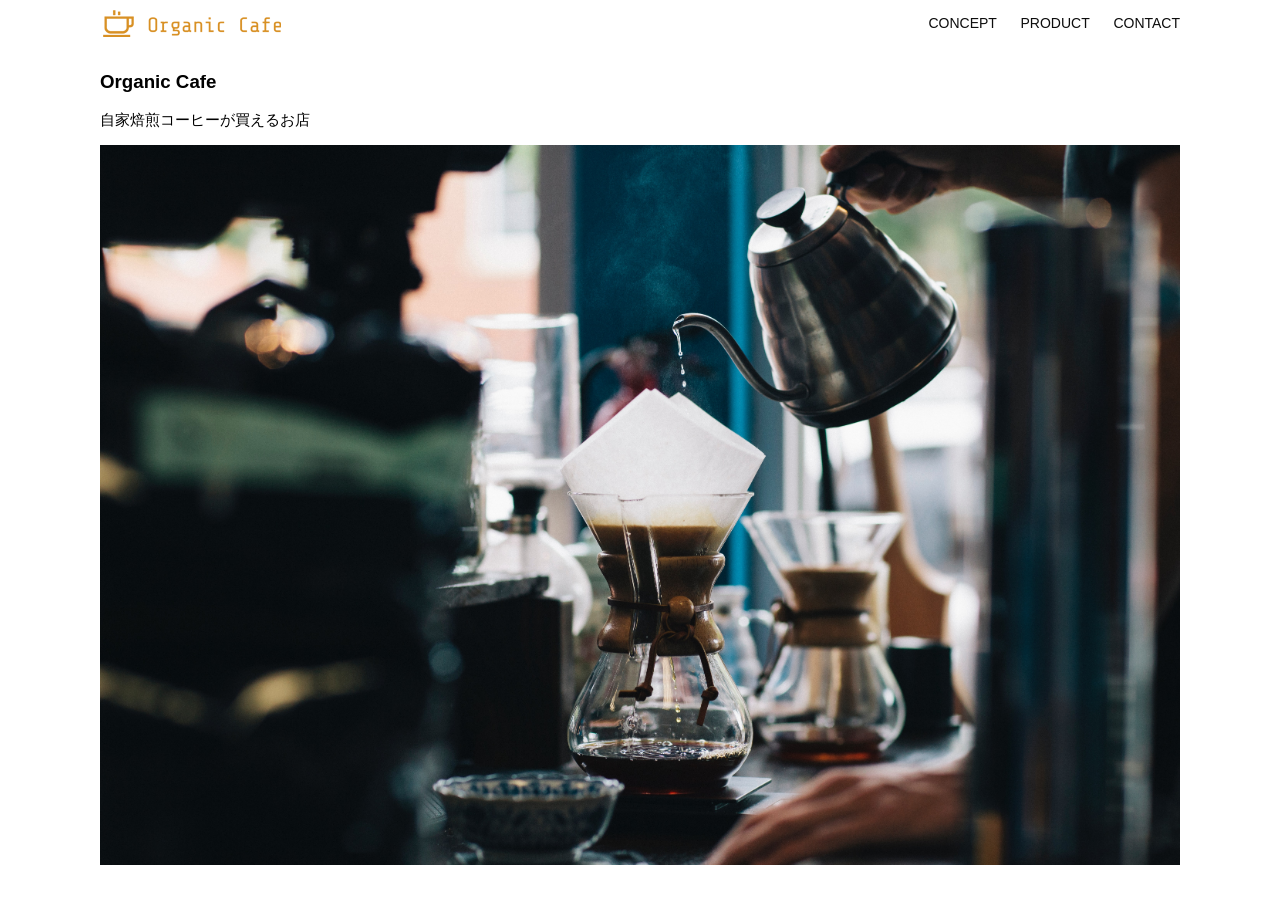
<file: kadai_013/index.html>
<!DOCTYPE html>
<html>
  <head>
    <title>Organic Cafe</title>
    <meta charset="UTF-8" />
    <meta name="description" content="自家焙煎のコーヒーがお家で楽しめるOrganic Cafe"/>
    <meta name="viewport" content="width=device-width, initial-scale=1.0" />
    <link rel="stylesheet" href="style.css" />
  </head>
  <body>
    <!-- ヘッダー -->
    <header>
      <!-- ロゴ -->
      <a href="index.html" id="logo"><img src="images/logo.png" alt="トップページに戻る"/></a>

      <!-- PC用ナビゲーション -->
      <nav id="nav-pc">
        <a href="index.html#concept">CONCEPT</a>
        <a href="index.html#product">PRODUCT</a>
        <a href="index.html#contact">CONTACT</a>
      </nav>

      <!-- スマートフォン向けハンバーガーメニュー-->
      <img id="menu-sp" src="images/button-menu.png" alt="ナビゲーションを開く" onclick="document.getElementById('nav-sp').style.display = 'block'">

      <!-- スマホ用ナビゲーション -->
      <nav id="nav-sp">
        <ul>
          <li>
            <img id="close" src="images/button-close.png" alt="ナビゲーションを閉じる" onclick="document.getElementById('nav-sp').style.display = 'none'">
          </li>
          <li>
            <a id="logo-sp" href="index.html" onclick="document.getElementById('nav-sp').style.display = 'none'">
              <img src="images/logo-sp.png" alt="トップページに戻る">
            </a>
          </li>
          <li>
            <a class="menu" href="index.html#concept" onclick="document.getElementById('nav-sp').style.display = 'none'">CONCEPT</a>
          </li>
          <li>
            <a class="menu" href="index.html#product" onclick="document.getElementById('nav-sp').style.display = 'none'">PRODUCT</a>
          </li>
          <li>
            <a class="menu" href="index.html#contact" onclick="document.getElementById('nav-sp').style.display = 'none'">CONTACT</a>
          </li>
        </ul>
      </nav>
    </header>

    <main>
      <article>
        <!-- メインビジュアル -->
        <section id="main-visual">
          <div id="main-message">
            <h1>Organic Cafe</h1>
            <p>自家焙煎コーヒーが買えるお店</p>
          </div>
          <img src="images/main-image.jpg" alt="コーヒーをハンドドリップで淹れる画像"/>
        </section>
      </article>
    </main>
  </body>
</html>
</file>
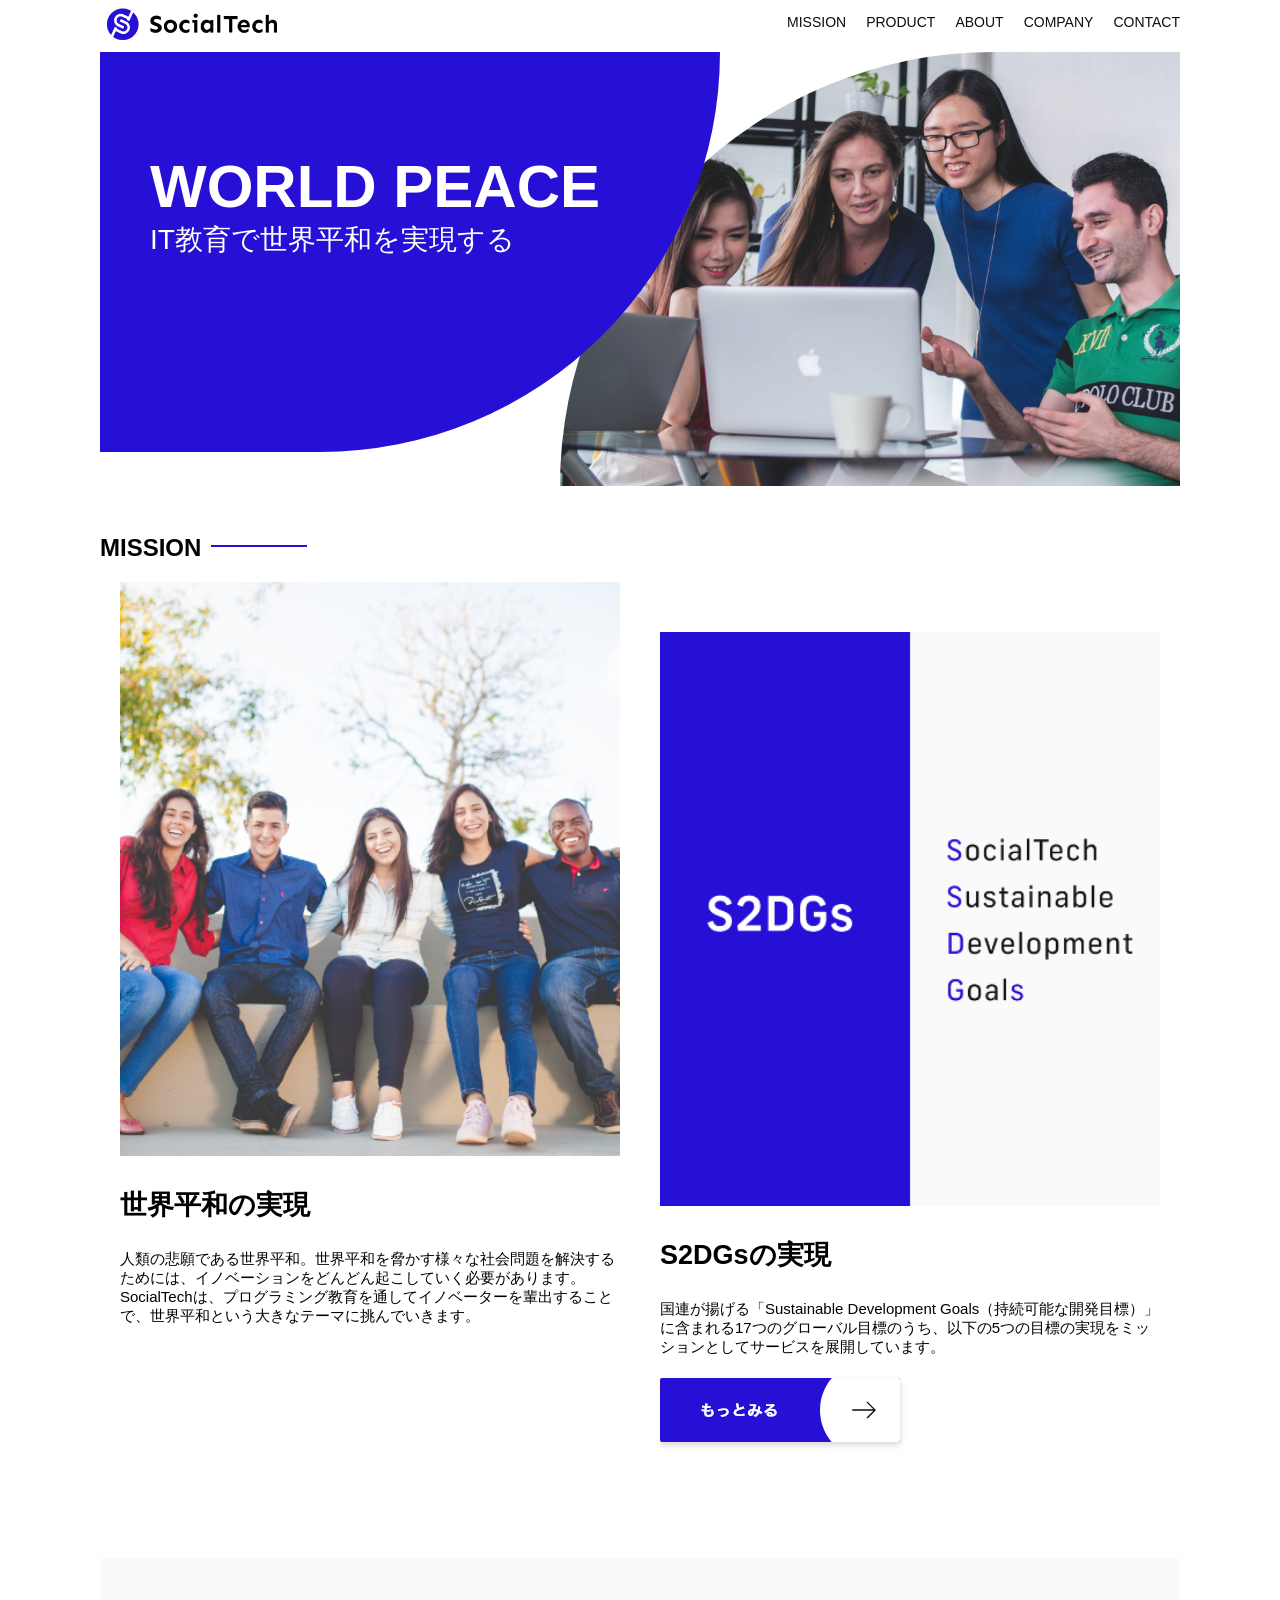
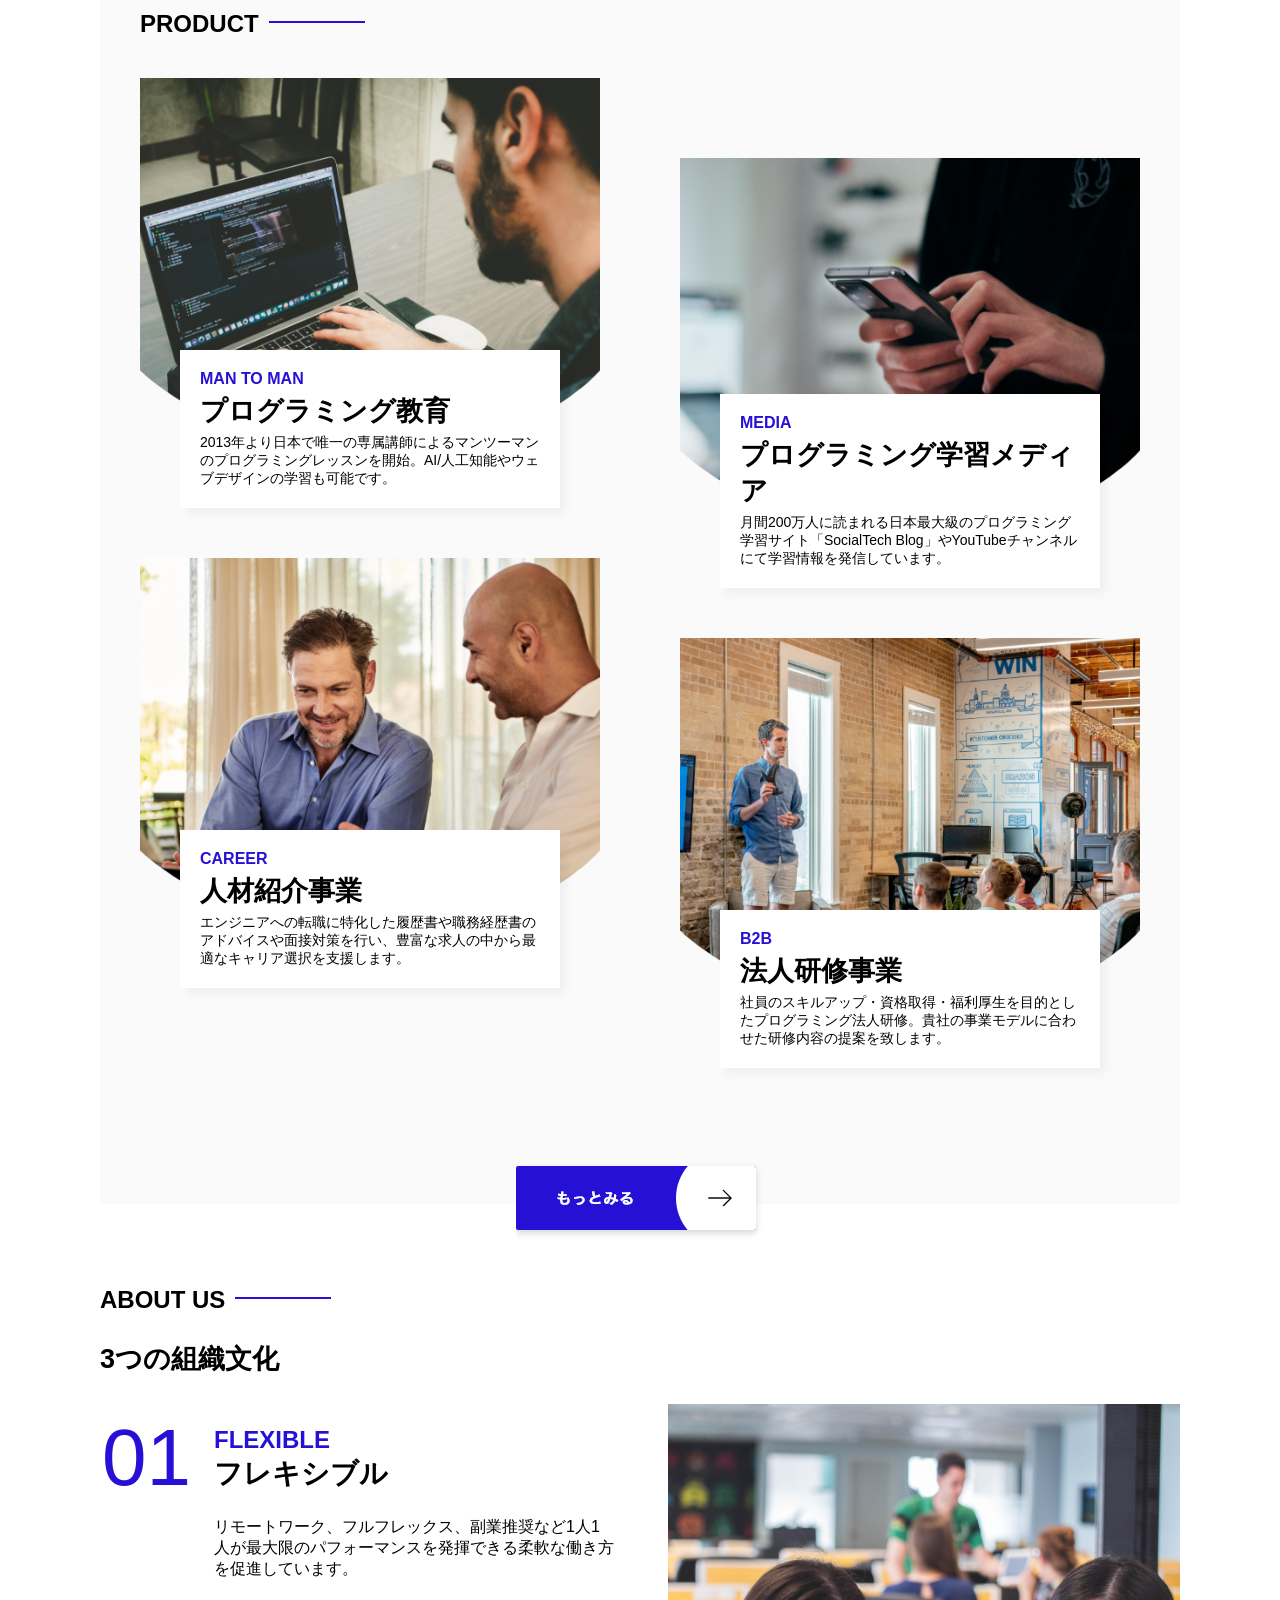
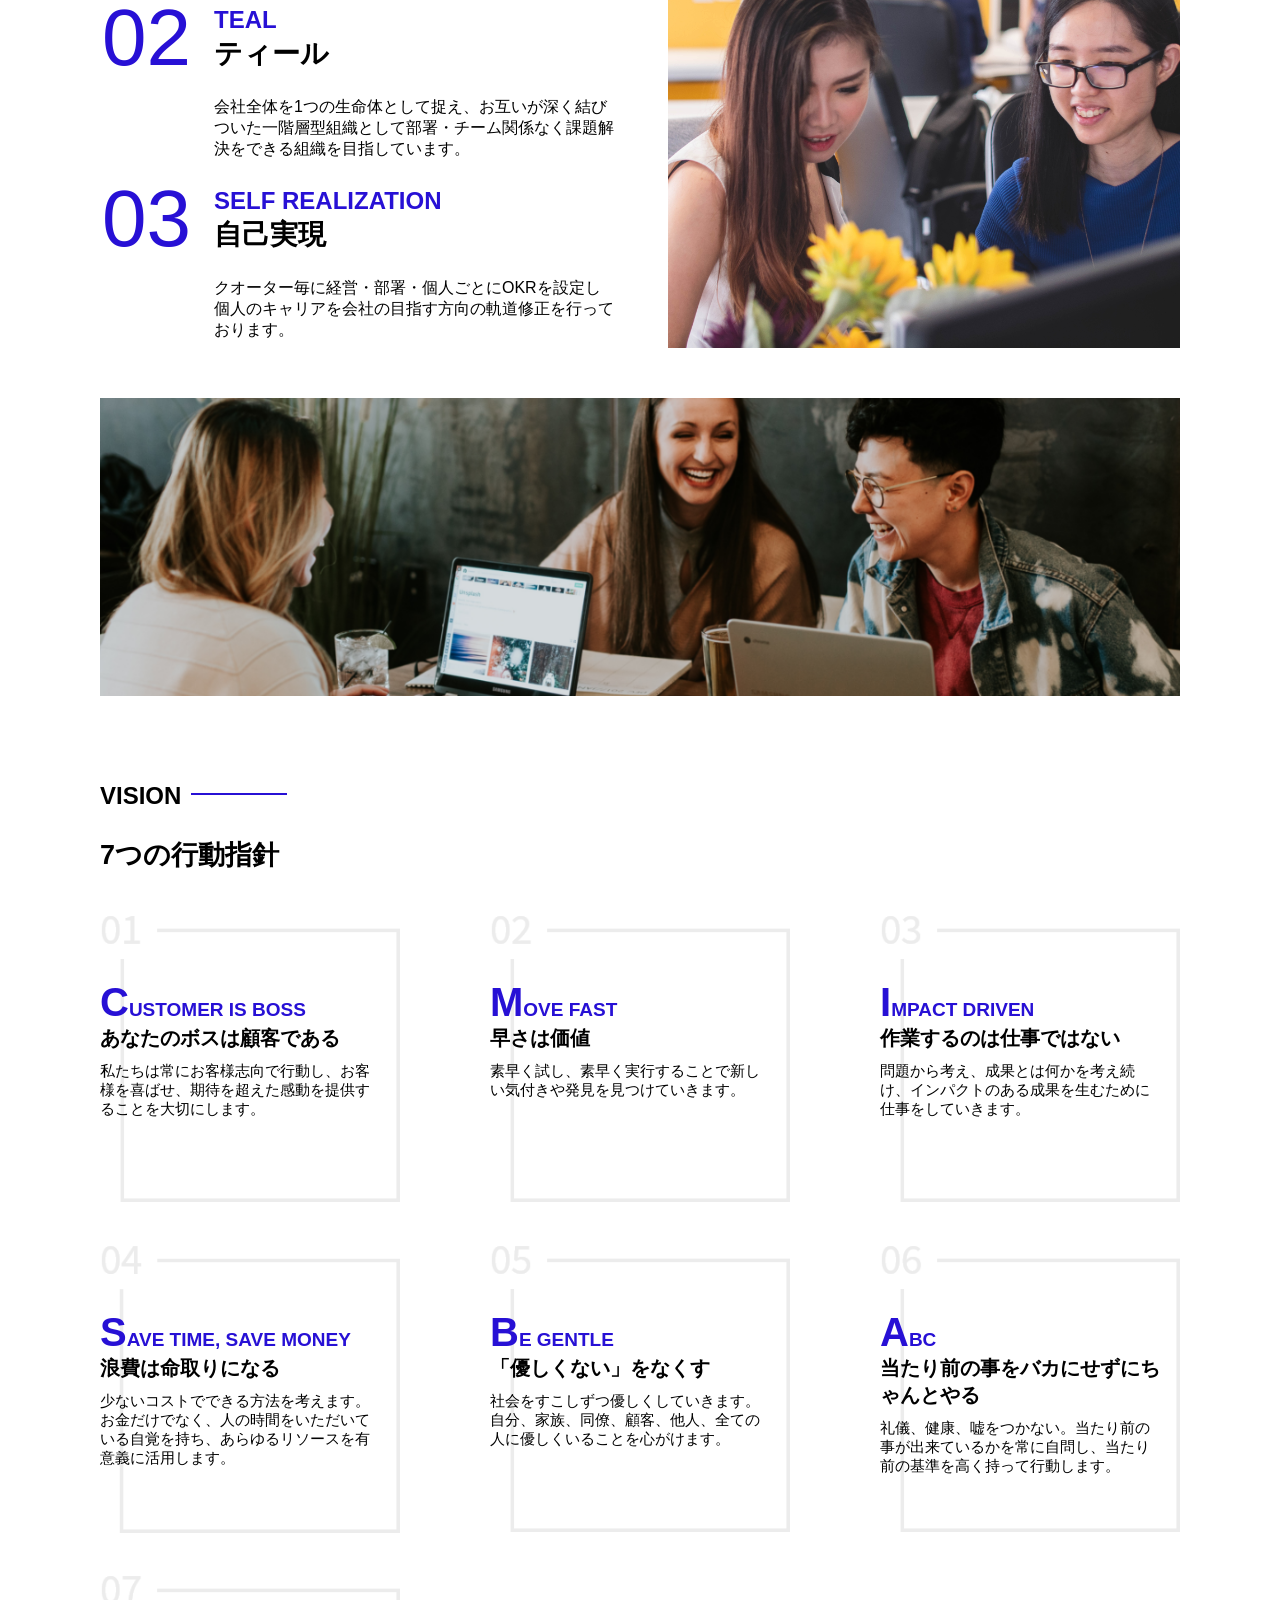
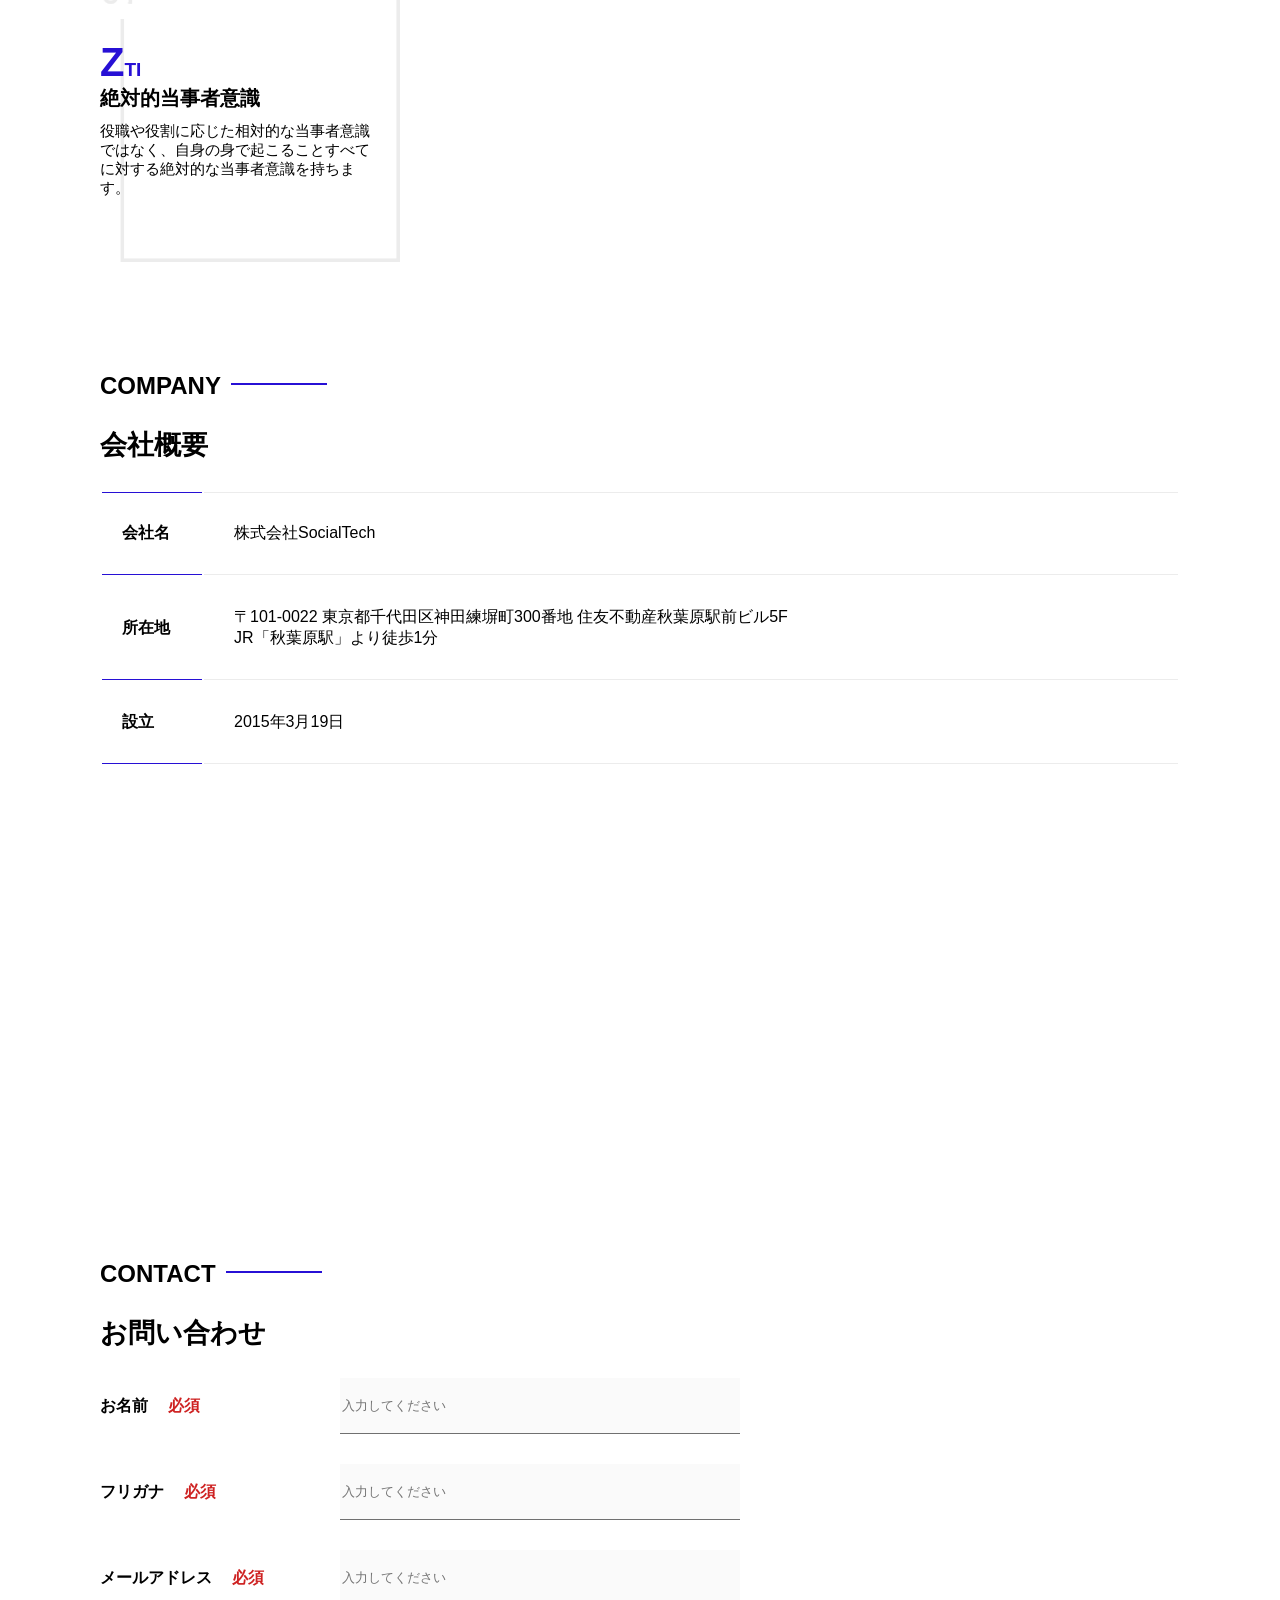
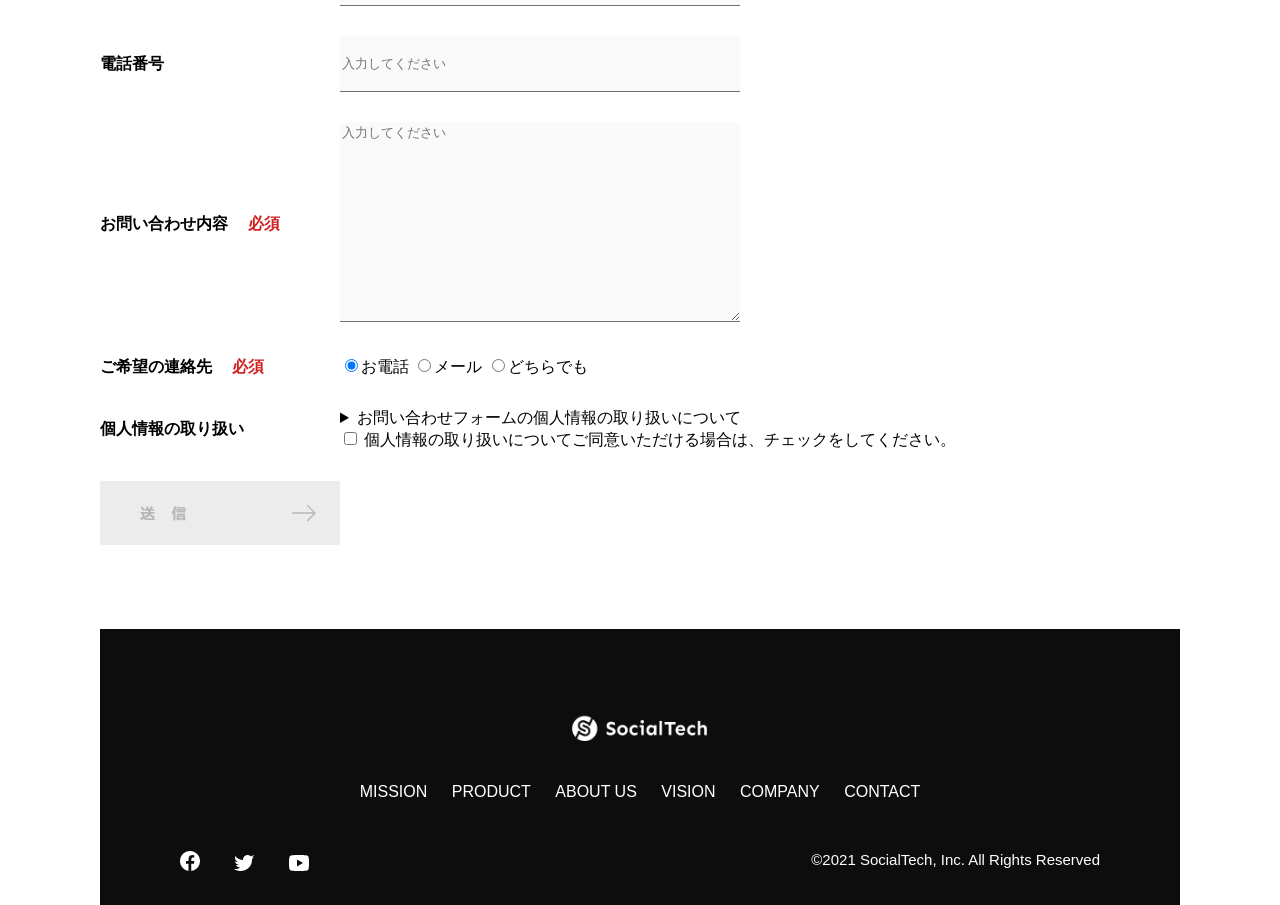
<file: kadai_tutorial_output/socialtech/index.html>
<!DOCTYPE html>
<html lang="ja">
  <head>
    <meta charset="UTF-8" />
    <meta name="viewport" content="width=device-width, initial-scale=1.0" />
    <meta
      name="description"
      content="SocialTechはEdTech業界のリーディングカンパニーを目指します。"
    />
    <link rel="stylesheet" href="css/style.css" />
    <title>SocialTech</title>
  </head>
  <body>
    <!-- ヘッダー -->
    <header>
      <!-- ロゴ -->
      <a href="index.html" id="logo">
        <img src="images/logo.png" alt="トップページに戻る" />
      </a>

      <!-- PC用ナビゲーション -->
      <nav id="nav-pc">
        <ul>
          <li><a href="mission.html">MISSION</a></li>
          <li><a href="product.html">PRODUCT</a></li>
          <li><a href="index.html#aboutus">ABOUT</a></li>
          <li><a href="index.html#company">COMPANY</a></li>
          <li><a href="index.html#contact">CONTACT</a></li>
        </ul>
      </nav>
      <!-- スマホ用メニューボタン -->
      <button
        id="menu-sp"
        onclick="document.getElementById('nav-sp').style.display = 'block'">
        <img src="images/button-menu.png" alt="ナビゲーションを開く" />
      </button>
      <!-- スマホ用ナビゲーション -->
      <div id="nav-sp">
        <button
          id="close"
          onclick="document.getElementById('nav-sp').style.display = 'none'">
          <img src="images/button-close.png" alt="ナビゲーションを閉じる" />
        </button>
        <nav>
          <ul>
            <li>
              <a
                id="logo-sp"
                href="index.html"
                onclick="document.getElementById('nav-sp').style.display = 'none'"
                ><img src="images/logo-sp.png" alt="トップページに戻る"/>
              </a>
            </li>
            <li>
              <a
                class="menu"
                href="mission.html"
                onclick="document.getElementById('nav-sp').style.display = 'none'">MISSION</a>
            </li>
            <li>
              <a
                class="menu"
                href="product.html"
                onclick="document.getElementById('nav-sp').style.display = 'none'">PRODUCT</a>
            </li>
            <li>
              <a
                class="menu"
                href="index.html#aboutus"
                onclick="document.getElementById('nav-sp').style.display = 'none'">ABOUT US</a>
            </li>
            <li>
              <a
                class="menu"
                href="index.html#vision"
                onclick="document.getElementById('nav-sp').style.display = 'none'">VISION</a>
            </li>
            <li>
              <a
                class="menu"
                href="index.html#company"
                onclick="document.getElementById('nav-sp').style.display = 'none'">COMPANY</a>
            </li>
            <li>
              <a
                class="menu"
                href="index.html#contact"
                onclick="document.getElementById('nav-sp').style.display = 'none'">CONTACT</a>
            </li>
          </ul>
        </nav>
        <div id="sns">
          <a href="https://www.facebook.com/sejuku2013">
            <img src="images/button-facebook.png" alt="Facebookのリンク" />
          </a>
          <a href="https://twitter.com/samuraijuku">
            <img src="images/button-twitter.png" alt="Twitterのリンク" />
          </a>
          <a href="https://www.youtube.com/channel/UCCFOQO5aDK0xXam4cUQXT8g">
            <img src="images/button-youtube.png" alt="YouTubeのリンク" />
          </a>
        </div>
      </div>
    </header>
    <main>
      <article>
        <!-- メインビジュアル -->
        <section id="main-visual">
          <div id="main-message">
            <h1>WORLD PEACE</h1>
            <p>IT教育で世界平和を実現する</p>
          </div>
          <img
            src="images/index/index-main.png"
            alt="PCの周りに集まる多国籍の仲間たち"
          />
        </section>
        <!-- ミッション -->
        <section id="mission">
          <h2 class="index-h2">MISSION</h2>
          <div id="mission-flex">
            <div>
              <img
                id="mission-photo"
                src="images/index/index-mission.png"
                alt="屋外のベンチで写真を撮影する多国籍の仲間たち"
              />
              <h3>世界平和の実現</h3>
              <p>
                人類の悲願である世界平和。世界平和を脅かす様々な社会問題を解決するためには、イノベーションをどんどん起こしていく必要があります。SocialTechは、プログラミング教育を通してイノベーターを輩出することで、世界平和という大きなテーマに挑んでいきます。
              </p>
            </div>
            <div>
              <img id="s2dgs" src="images/index/s2dgs.png" alt="S2DGs" />
              <h3>S2DGsの実現</h3>
              <p>
                国連が揚げる「Sustainable Development
                Goals（持続可能な開発目標）」に含まれる17つのグローバル目標のうち、以下の5つの目標の実現をミッションとしてサービスを展開しています。
              </p>
              <a href="mission.html">
                <img src="images/button-more.png" alt="もっとみる" />
              </a>
            </div>
          </div>
        </section>
        <!-- プロダクト -->
        <section id="product">
          <h2 class="index-h2">PRODUCT</h2>
          <div class="product-flex">
            <div id="product-left">
              <div>
                <img
                  class="product-photo"
                  src="images/index/index-mantoman.png"
                  alt="PCでコードを書く男性"
                />
                <div class="product-explain">
                  <span>MAN TO MAN</span>
                  <h3>プログラミング教育</h3>
                  <p>
                    2013年より日本で唯一の専属講師によるマンツーマンのプログラミングレッスンを開始。AI/人工知能やウェブデザインの学習も可能です。
                  </p>
                </div>
              </div>
              <div>
                <img
                  class="product-photo"
                  src="images/index/index-career.png"
                  alt="笑顔で話し合う2人の男性"
                />
                <div class="product-explain">
                  <span>CAREER</span>
                  <h3>人材紹介事業</h3>
                  <p>
                    エンジニアへの転職に特化した履歴書や職務経歴書のアドバイスや面接対策を行い、豊富な求人の中から最適なキャリア選択を支援します。
                  </p>
                </div>
              </div>
            </div>
            <div id="product-right">
              <div>
                <img
                  class="product-photo"
                  src="images/index/index-media.png"
                  alt="スマートフォンを操作する人"
                />
                <div class="product-explain">
                  <span>MEDIA</span>
                  <h3>プログラミング学習メディア</h3>
                  <p>
                    月間200万人に読まれる日本最大級のプログラミング学習サイト「SocialTech
                    Blog」やYouTubeチャンネルにて学習情報を発信しています。
                  </p>
                </div>
              </div>
              <div>
                <img
                  class="product-photo"
                  src="images/index/index-b2b.png"
                  alt="講演中の男性とそれを聴く人々"
                />
                <div class="product-explain">
                  <span>B2B</span>
                  <h3>法人研修事業</h3>
                  <p>
                    社員のスキルアップ・資格取得・福利厚生を目的としたプログラミング法人研修。貴社の事業モデルに合わせた研修内容の提案を致します。
                  </p>
                </div>
              </div>
            </div>
          </div>
          <div id="product-more">
            <a href="product.html">
              <img src="images/button-more.png" alt="もっとみる" />
            </a>
          </div>
        </section>
        <!-- ABOUT US -->
        <section id="aboutus">
          <h2 class="index-h2">ABOUT US</h2>
          <h3>3つの組織文化</h3>
          <div>
            <table class="culture-table">
              <tr>
                <td class="culture-num">01</td>
                <th>
                  <span class="culture-en">FLEXIBLE</span><br />フレキシブル
                </th>
              </tr>
              <tr>
                <td>
                  <!-- 空のセル -->
                </td>
                <td class="culture-description">
                  リモートワーク、フルフレックス、副業推奨など1人1人が最大限のパフォーマンスを発揮できる柔軟な働き方を促進しています。
                </td>
              </tr>
              <tr>
                <td class="culture-num">02</td>
                <th><span class="culture-en">TEAL</span><br />ティール</th>
              </tr>
              <tr>
                <td>
                  <!-- 空のセル -->
                </td>
                <td class="culture-description">
                  会社全体を1つの生命体として捉え、お互いが深く結びついた一階層型組織として部署・チーム関係なく課題解決をできる組織を目指しています。
                </td>
              </tr>
              <tr>
                <td class="culture-num">03</td>
                <th>
                  <span class="culture-en">SELF REALIZATION</span><br />自己実現
                </th>
              </tr>
              <tr>
                <td>
                  <!-- 空のセル -->
                </td>
                <td class="culture-description">
                  クオーター毎に経営・部署・個人ごとにOKRを設定し個人のキャリアを会社の目指す方向の軌道修正を行っております。
                </td>
              </tr>
            </table>
            <img
              class="culture-img"
              src="images/index/index-aboutus1.png"
              alt="笑顔で話し合う2人の女性"
            />
          </div>
          <img
            class="culture-img2"
            src="images/index/index-aboutus2.png"
            alt="笑顔で話し合う3人の男女"
          />
        </section>
        <!-- VISION -->
        <section id="vision">
          <h2 class="index-h2">VISION</h2>
          <h3>7つの行動指針</h3>
          <div>
            <div class="vision-box">
              <img src="images/index/vision-01.png" alt="01" />
              <div>
                <h4>CUSTOMER IS BOSS</h4>
                <h5>あなたのボスは顧客である</h5>
                <p>
                  私たちは常にお客様志向で行動し、お客様を喜ばせ、期待を超えた感動を提供することを大切にします。
                </p>
              </div>
            </div>
            <div class="vision-box">
              <img src="images/index/vision-02.png" alt="02" />
              <div>
                <h4>MOVE FAST</h4>
                <h5>早さは価値</h5>
                <p>
                  素早く試し、素早く実行することで新しい気付きや発見を見つけていきます。
                </p>
              </div>
            </div>
            <div class="vision-box">
              <img src="images/index/vision-03.png" alt="03" />
              <div>
                <h4>IMPACT DRIVEN</h4>
                <h5>作業するのは仕事ではない</h5>
                <p>
                  問題から考え、成果とは何かを考え続け、インパクトのある成果を生むために仕事をしていきます。
                </p>
              </div>
            </div>
            <div class="vision-box">
              <img src="images/index/vision-04.png" alt="04" />
              <div>
                <h4>SAVE TIME, SAVE MONEY</h4>
                <h5>浪費は命取りになる</h5>
                <p>
                  少ないコストでできる方法を考えます。お金だけでなく、人の時間をいただいている自覚を持ち、あらゆるリソースを有意義に活用します。
                </p>
              </div>
            </div>
            <div class="vision-box">
              <img src="images/index/vision-05.png" alt="05" />
              <div>
                <h4>BE GENTLE</h4>
                <h5>「優しくない」をなくす</h5>
                <p>
                  社会をすこしずつ優しくしていきます。自分、家族、同僚、顧客、他人、全ての人に優しくいることを心がけます。
                </p>
              </div>
            </div>
            <div class="vision-box">
              <img src="images/index/vision-06.png" alt="06" />
              <div>
                <h4>ABC</h4>
                <h5>当たり前の事をバカにせずにちゃんとやる</h5>
                <p>
                  礼儀、健康、嘘をつかない。当たり前の事が出来ているかを常に自問し、当たり前の基準を高く持って行動します。
                </p>
              </div>
            </div>
            <div class="vision-box">
              <img src="images/index/vision-07.png" alt="07" />
              <div>
                <h4>ZTI</h4>
                <h5>絶対的当事者意識</h5>
                <p>
                  役職や役割に応じた相対的な当事者意識ではなく、自身の身で起こることすべてに対する絶対的な当事者意識を持ちます。
                </p>
              </div>
            </div>
          </div>
        </section>
        <!-- COMPANY -->
        <section id="company">
          <h2 class="index-h2">COMPANY</h2>
          <h3>会社概要</h3>
          <table id="company-table">
            <tr>
              <th class="tableheader tableheader-first">会社名</th>
              <td class="cell cell-first">株式会社SocialTech</td>
            </tr>
            <tr>
              <th class="tableheader">所在地</th>
              <td class="cell">
                〒101-0022 東京都千代田区神田練塀町300番地
                住友不動産秋葉原駅前ビル5F<br />JR「秋葉原駅」より徒歩1分
              </td>
            </tr>
            <tr>
              <th class="tableheader">設立</th>
              <td class="cell">2015年3月19日</td>
            </tr>
          </table>
          <iframe
            src="https://www.google.com/maps/embed?pb=!1m18!1m12!1m3!1d3240.0688540195165!2d139.7746526!3d35.6999232!2m3!1f0!2f0!3f0!3m2!1i1024!2i768!4f13.1!3m3!1m2!1s0x60188fee13660e23%3A0x77137876edf742ac!2z5L2P5Y-L5LiN5YuV55Sj56eL6JGJ5Y6f6aeF5YmN44OT44Or!5e0!3m2!1sja!2sjp!4v1756217054712!5m2!1sja!2sjp"
            width="600"
            height="450"
            style="border: 0"
            allowfullscreen=""
            loading="lazy"
            referrerpolicy="no-referrer-when-downgrade"
          ></iframe>
        </section>
        <!-- お問い合わせ -->
        <section id="contact">
          <h2 class="index-h2">CONTACT</h2>
          <h3>お問い合わせ</h3>
          <form>
            <div>
              <div class="contact-heading">
                <label class="contact-label"
                  >お名前<span class="contact-span">必須</span></label
                >
              </div>
              <div>
                <input
                  type="text"
                  name="name"
                  placeholder="入力してください"
                  class="contact-textbox"
                />
              </div>
            </div>
            <div>
              <div class="contact-heading">
                <label class="contact-label"
                  >フリガナ<span class="contact-span">必須</span></label
                >
              </div>
              <div>
                <input
                  type="text"
                  name="hurigana"
                  placeholder="入力してください"
                  class="contact-textbox"
                />
              </div>
            </div>
            <div>
              <div class="contact-heading">
                <label class="contact-label"
                  >メールアドレス<span class="contact-span">必須</span></label
                >
              </div>
              <div>
                <input
                  type="text"
                  name="email"
                  placeholder="入力してください"
                  class="contact-textbox"
                />
              </div>
            </div>
            <div>
              <div class="contact-heading">
                <label class="contact-label">電話番号</label>
              </div>
              <div>
                <input
                  type="text"
                  name="tel"
                  placeholder="入力してください"
                  class="contact-textbox"
                />
              </div>
            </div>
            <div>
              <div class="contact-heading">
                <label class="contact-label"
                  >お問い合わせ内容<span class="contact-span">必須</span></label
                >
              </div>
              <div>
                <textarea
                  class="contact-textarea"
                  placeholder="入力してください"
                  name="message"
                ></textarea>
              </div>
            </div>
            <div>
              <div class="contact-heading">
                <label class="contact-label"
                  >ご希望の連絡先<span class="contact-span">必須</span></label
                >
              </div>
              <div>
                <input
                  class="radiobutton"
                  type="radio"
                  value="tel"
                  name="contact"
                  checked
                /><label>お電話</label>
                <input
                  class="radiobutton"
                  type="radio"
                  value="mail"
                  name="contact"
                /><label>メール</label>
                <input
                  class="radiobutton"
                  type="radio"
                  value="both"
                  name="contact"
                /><label>どちらでも</label>
              </div>
            </div>
            <div>
              <div class="contact-heading">
                <label class="contact-label">個人情報の取り扱い</label>
              </div>
              <div>
                <details>
                  <summary>
                    お問い合わせフォームの個人情報の取り扱いについて
                  </summary>
                  <div>
                    <dl>
                      <dt>1.組織の名称又は氏名</dt>
                      <dd>株式会社SocialTech</dd>
                      <dt>
                        2.個人情報保護管理者（若しくはその代理人）の氏名又は職名、所属及び連絡先
                      </dt>
                      <dd>
                        <p>鈴木 一郎 コーポレート部</p>
                        <p>メールアドレス：samurai@examle.com</p>
                        <p>TEL:03-1234-5678</p>
                      </dd>
                      <dt>3.個人情報の利用目的</dt>
                      <dd>
                        <ul>
                          <li>
                            本サービス及び本サービスに関連する情報の提供又はそれらに関する連絡のため
                          </li>
                          <li>ユーザーの本人確認のため</li>
                          <li>当社サービスのご案内のため</li>
                          <li>
                            当社の商品等の広告または宣伝（電子メールによるものを含むものとします。）
                          </li>
                        </ul>
                      </dd>
                      <dt>4.個人情報の取り扱い業務の委託</dt>
                      <dd>
                        個人情報の取扱業務の全部または一部を外部に業務委託する場合があります。その際、弊社は、個人情報を適切に保護できる管理体制を敷き実行していることを条件として委託先を厳選したうえで、機密保持契約を委託先と締結し、お客様の個人情報を厳密に管理させます。
                      </dd>
                      <dt>5.個人情報の開示等の請求</dt>
                      <dd>
                        お客様は、弊社に対してご自身の個人情報の開示等（利用目的の通知、開示、内容の訂正・追加・削除、利用の停止または消去、第三者への提供の停止）に関して、当社問い合わせ窓口に申し出ることができます。<br />その際、弊社はお客様ご本人を確認させていただいたうえで、合理的な期間内に対応いたします。<br />なお、個人情報に関する弊社問い合わせ先は、次の通りです。
                      </dd>
                      <dd>
                        <p>株式会社SocialTech 個人情報問い合わせ先窓口</p>
                        <p>
                          〒150-0043 東京都千代田区神田練塀町300番地
                          住友不動産秋葉原駅前ビル5F
                        </p>
                        <p>
                          メールアドレス：samurai@example.com TEL:03-1234-5678
                        </p>
                      </dd>
                      <dt>6.個人情報を提供されることの任意性について</dt>
                      <dd>
                        お客様がご自身の個人情報を弊社に提供されるか否かは、お客様のご判断によりますが、もしご提供されない場合には、適切なサービスが提供できない場合がありますので予めご了承ください。
                      </dd>
                    </dl>
                  </div>
                </details>
                <input type="checkbox" name="agree" />
                <span
                  >個人情報の取り扱いについてご同意いただける場合は、チェックをしてください。</span
                >
              </div>
            </div>
            <input type="image" src="images/button-submit.png" alt="送信する" />
          </form>
        </section>
      </article>
    </main>
    <footer>
      <div id="footer-logo">
        <img src="images/logo-sp.png" alt="SocialTech" />
      </div>
      <div id="footer-link">
        <a href="mission.html">MISSION</a>
        <a href="product.html">PRODUCT</a>
        <a href="index.html#aboutus">ABOUT US</a>
        <a href="index.html#vision">VISION</a>
        <a href="index.html#company">COMPANY</a>
        <a href="index.html#contact">CONTACT</a>
      </div>
      <div id="sns-footer">
        <div class="sns-btns">
          <a href="https://www.facebook.com/sejuku2013"
            ><img src="images/button-facebook.png" alt="Facebookのリンク"
          /></a>
          <a href="https://twitter.com/samuraijuku"
            ><img src="images/button-twitter.png" alt="Twitterのリンク"
          /></a>
          <a href="https://www.youtube.com/channel/UCCFOQO5aDK0xXam4cUQXT8g"
            ><img src="images/button-youtube.png" alt="YouTubeのリンク"
          /></a>
        </div>
        <p id="copyright">&copy;2021 SocialTech, Inc. All Rights Reserved</p>
      </div>
    </footer>
  </body>
</html>
</file>
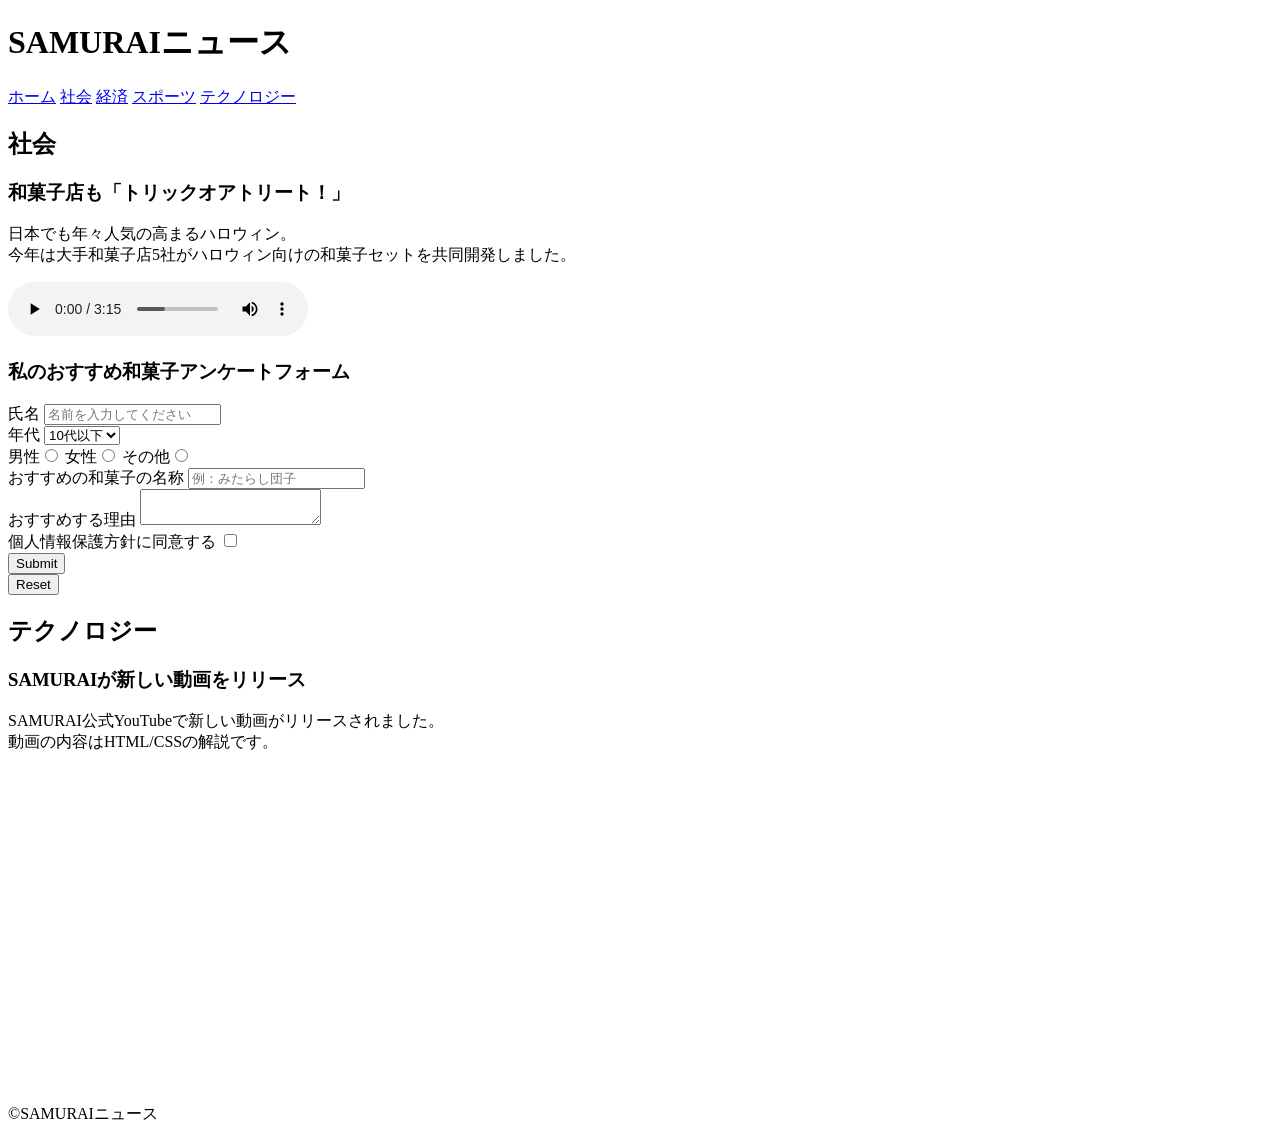
<file: kadai_008/kadai_008.html>
<!DOCTYPE html>
<html lang="ja">
<head>
  <title>8章課題</title>
  <meta name="description" content="このページは8章の課題です。">
  <meta charset="UTF-8">
</head>
<body>
  <header>
    <h1>SAMURAIニュース</h1>
    <nav>
      <a href="https://www.sejuku.net/">ホーム</a>
      <a href="https://www.sejuku.net/">社会</a>
      <a href="https://www.sejuku.net/">経済</a>
      <a href="https://www.sejuku.net/">スポーツ</a>
      <a href="https://www.sejuku.net/">テクノロジー</a>
    </nav>
  </header>
  <main>
    <article>
      <h2>社会</h2>
      <section>
        <h3>和菓子店も「トリックオアトリート！」</h3>
        <p>日本でも年々人気の高まるハロウィン。<br>
        今年は大手和菓子店5社がハロウィン向けの和菓子セットを共同開発しました。</p>
        <audio src="ichi.mp3" controls></audio>
      </section>
      <section>
        <h3>私のおすすめ和菓子アンケートフォーム</h3>
        <form action="" method="post">
          <label>氏名</label>
          <input type="text" placeholder="名前を入力してください">
          <br>
          <label>年代</label>
          <select name="age" placeholder="10代以下">
            <option value="10代">10代以下</option>
            <option value="20代">20代</option>
            <option value="30代">30代</option>
            <option value="40代">40代以上</option>
          </select>
          <br>
          <label>男性</label><input type="radio" name="gender">
          <label>女性</label><input type="radio" name="gender">
          <label>その他</label><input type="radio" name="gender">
          <br>
          <label>おすすめの和菓子の名称</label>
          <input type="text" placeholder="例：みたらし団子">
          <br>
          <label>おすすめする理由</label>
          <textarea></textarea>
          <br>
          <label>個人情報保護方針に同意する</label>
          <input type="checkbox">
          <br>
          <input type="submit">
          <br>
          <input type="reset">
        </form>
      </section>
    </article>
    <article>
      <h2>テクノロジー</h2>
      <section>
        <h3>SAMURAIが新しい動画をリリース</h3>
        <p>SAMURAI公式YouTubeで新しい動画がリリースされました。<br>動画の内容はHTML/CSSの解説です。</p>
        <iframe width="560" height="315" src="https://www.youtube.com/embed/2JLiGSUohEo?si=4UgTIeGDKsSLPDAs" title="YouTube video player" frameborder="0" allow="accelerometer; autoplay; clipboard-write; encrypted-media; gyroscope; picture-in-picture; web-share" referrerpolicy="strict-origin-when-cross-origin" allowfullscreen></iframe>
      </section>
    </article>
  </main>
  <footer>
    <p>&copy;SAMURAIニュース</p>
  </footer>
</body>
</html>
</file>
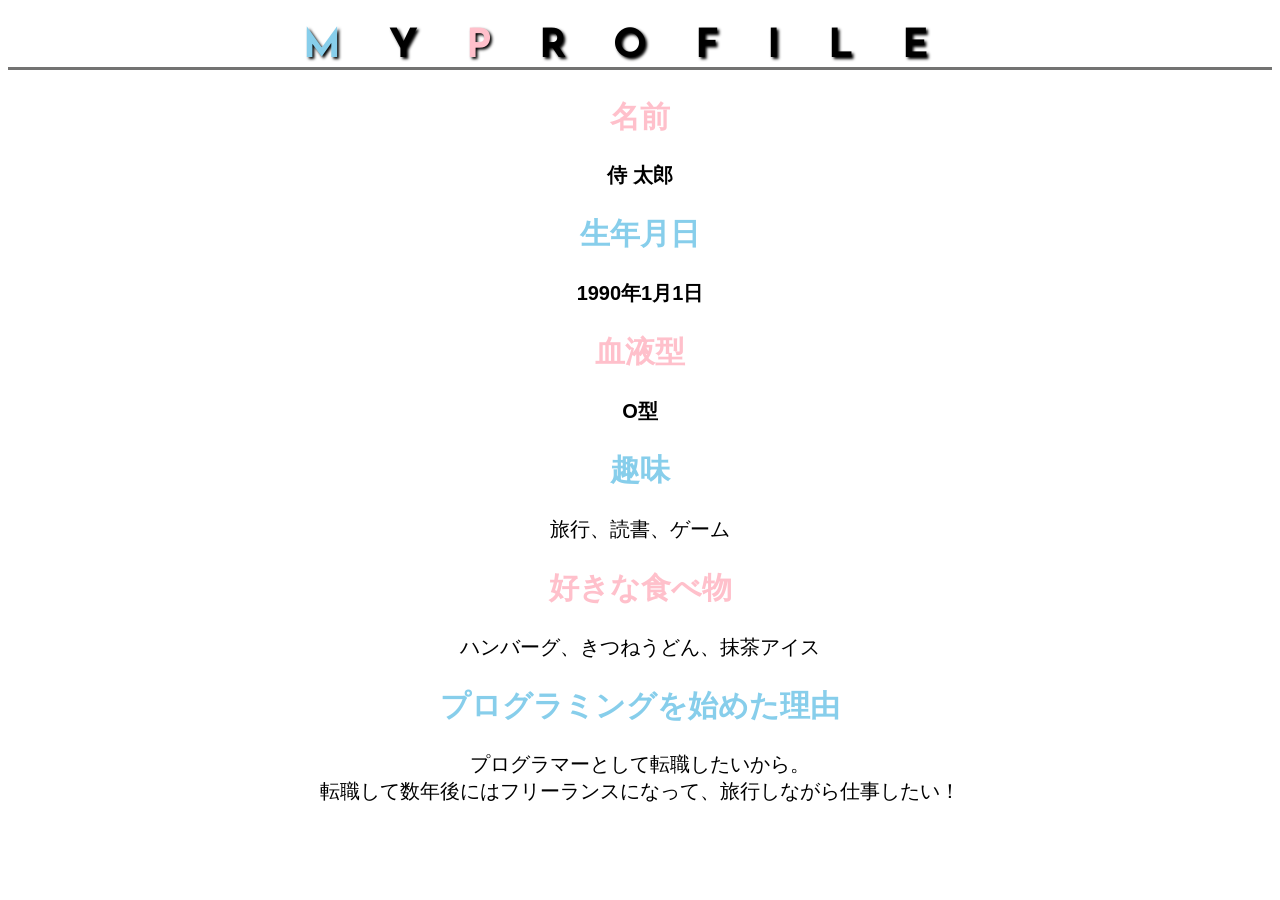
<file: kadai_015/kadai_015.html>
<!DOCTYPE html>
<html lang="ja">
<head>
  <meta charset="UTF-8">
  <meta name="description" content="このページは15章の課題です。">
  <title>15章課題</title>
  <link rel="stylesheet" href="style.css">
  <link rel="preconnect" href="https://fonts.googleapis.com">
<link rel="preconnect" href="https://fonts.gstatic.com" crossorigin>
<link href="https://fonts.googleapis.com/css2?family=Crimson+Text:ital,wght@0,400;0,600;0,700;1,400;1,600;1,700&family=Josefin+Sans:ital,wght@0,100..700;1,100..700&family=Noto+Sans+JP:wght@100..900&display=swap" rel="stylesheet">
</head>
<body>
  <h1><span class="blue">M</span>Y<span class="pink">P</span>ROFILE</h1>
  <div id="basic">
    <h2 class="pink">名前</h2>
    <p>侍 太郎</p>
    <h2 class="blue">生年月日</h2>
    <p>1990年1月1日</p>
    <h2 class="pink">血液型</h2>
    <p>O型</p>
  </div>
  <h2 class="blue">趣味</h2>
  <p>旅行、読書、ゲーム</p>
  <h2 class="pink">好きな食べ物</h2>
  <p>ハンバーグ、きつねうどん、抹茶アイス</p>
  <h2 class="blue">プログラミングを始めた理由</h2>
  <p>プログラマーとして転職したいから。<br>転職して数年後にはフリーランスになって、旅行しながら仕事したい！</p>
</body>
</html>
</file>
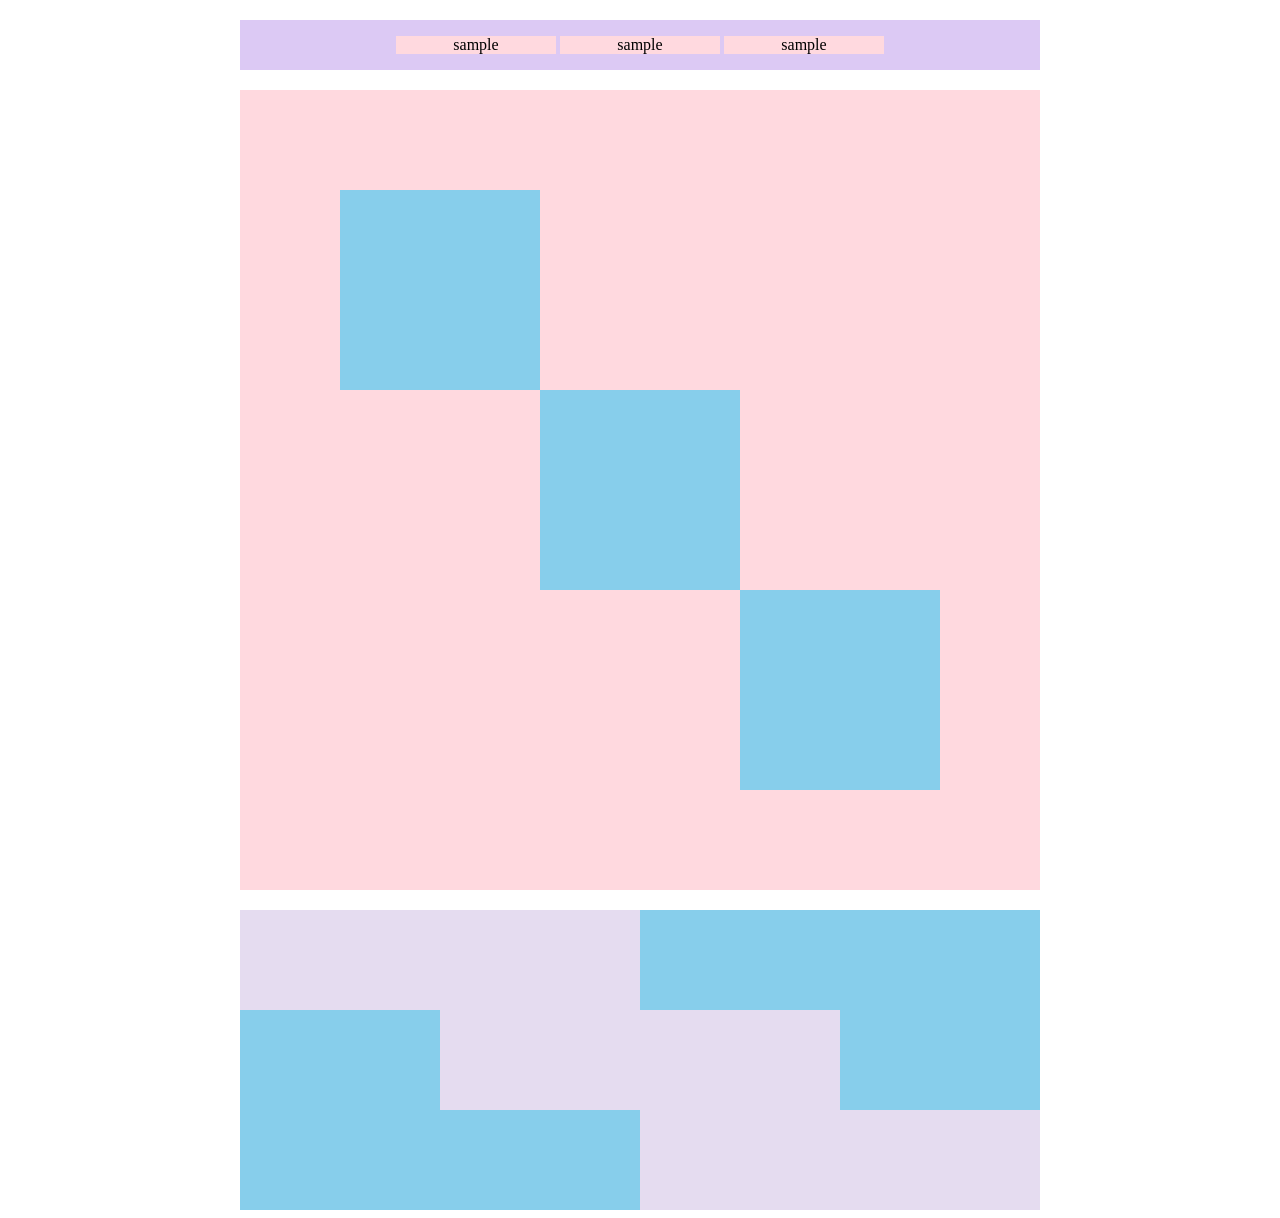
<file: kadai_018/kadai_018.html>
<!DOCTYPE html>
<html lang="ja">
<head>
  <meta charset="UTF-8">
  <link rel="stylesheet" href="style.css">
  <meta name="description" content="このページは18章の課題です。">
  <title>18章課題</title>
</head>
<body>
  <div id ="top">
    <p class="top-child">sample</p>
    <p class="top-child">sample</p>
    <p class="top-child">sample</p>
  </div>
  <div id="middle">
    <div id="middle-child01"></div>
    <div id="middle-child02"></div>
    <div id="middle-child03"></div>
  </div>
  <div id="bottom">
    <div id="bottom-child01"></div>
    <div id="bottom-child02"></div>
    <div id="bottom-child03"></div>
  </div>
</body>
</html>
</file>
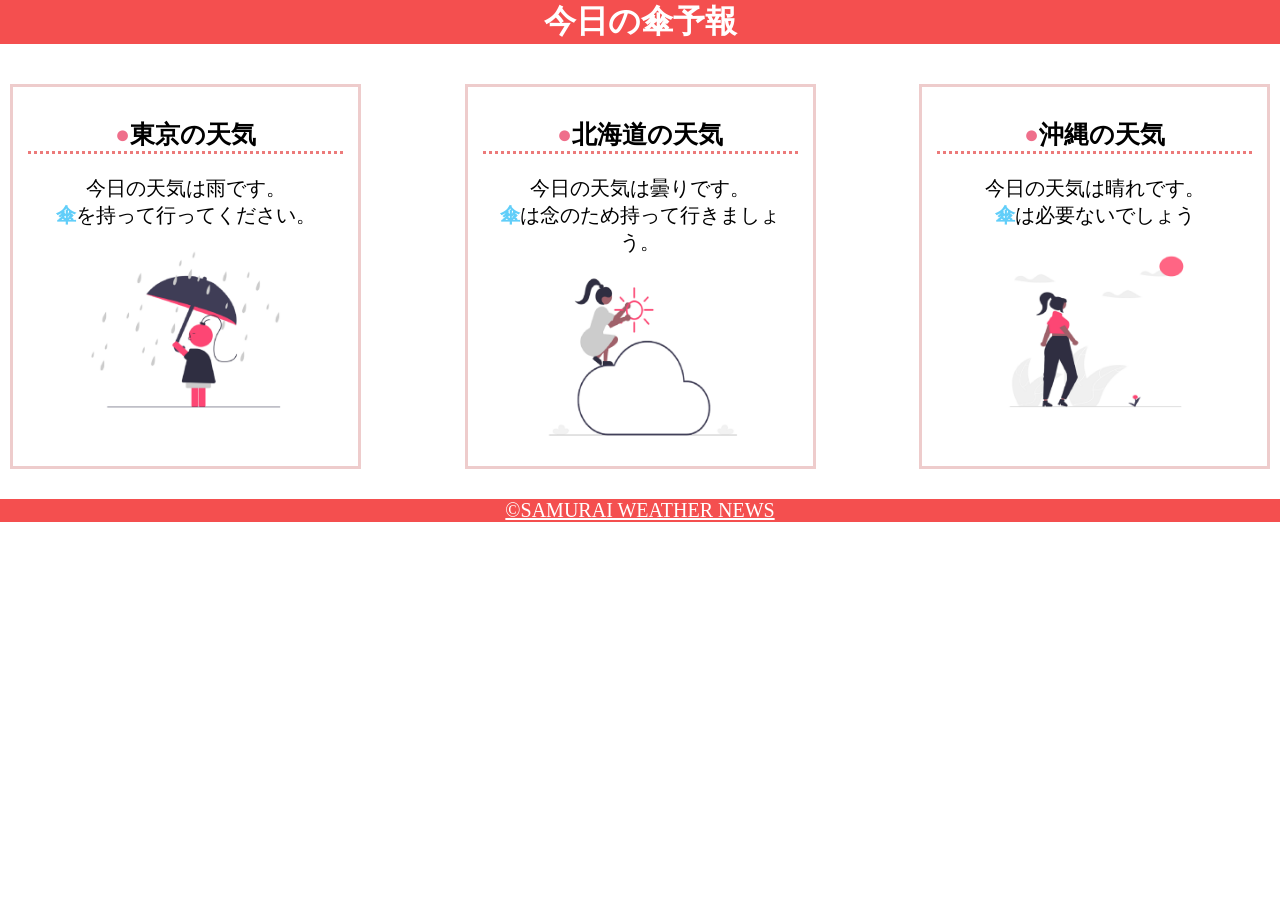
<file: kadai_022/kadai_022.html>
<!DOCTYPE html>
<html lang="ja">
<head>
  <meta charset="UTF-8">
  <meta name="viewport" content="width=device-width, initial-scale=1.0">
  <link rel="stylesheet" href="style.css" />
  <meta name="description" content="このページは22章の課題です。">
  <title>22章課題</title>
</head>
<body>
  <header>
    <h1>今日の傘予報</h1>
  </header>
  <main>
    <div id="parent">
      
      <div class="contents">
        <h2>東京の天気</h2>
        <p>今日の天気は雨です。</p>
        <p>傘を持って行ってください。</p>
        <img src="images/rainy.png" alt="雨">
      </div>
      
      <div class="contents">
        <h2>北海道の天気</h2>
        <p>今日の天気は曇りです。</p>
        <p>傘は念のため持って行きましょう。</p>
        <img src="images/cloudy.png" alt="曇り">
      </div>

      <div class="contents">
        <h2>沖縄の天気</h2>
        <p>今日の天気は晴れです。</p>
        <p>傘は必要ないでしょう</p>
        <img src="images/sunny.png" alt="晴れ">
      </div>

    </div>
  </main>

  <footer>
    <a href="https://www.sejuku.net/corp/">&copy;SAMURAI WEATHER NEWS</a>
  </footer>
</body>
</html>
</file>
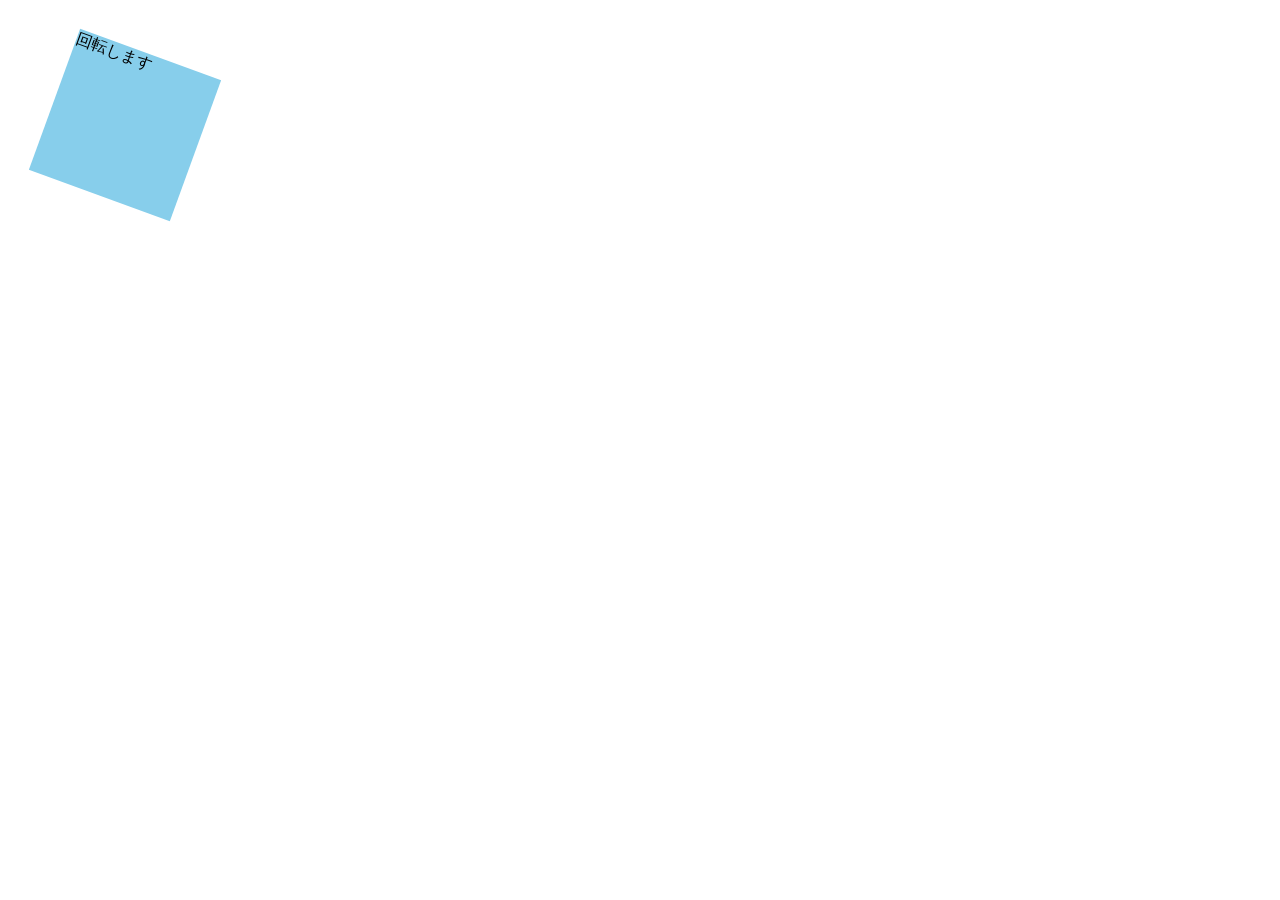
<file: kadai_mdn_css/mdn.html>
<!DOCTYPE html>
<html lang="ja">
<head>
  <style>
    div {
      position: absolute;
      left: 50px;
      top: 50px;
      width: 150px;
      height: 150px;
      background-color: skyblue;
      transform: rotate(20deg);
    }
  </style>
</head>
<body>
  <div>
    回転します
  </div>
</body>
</html>
</file>
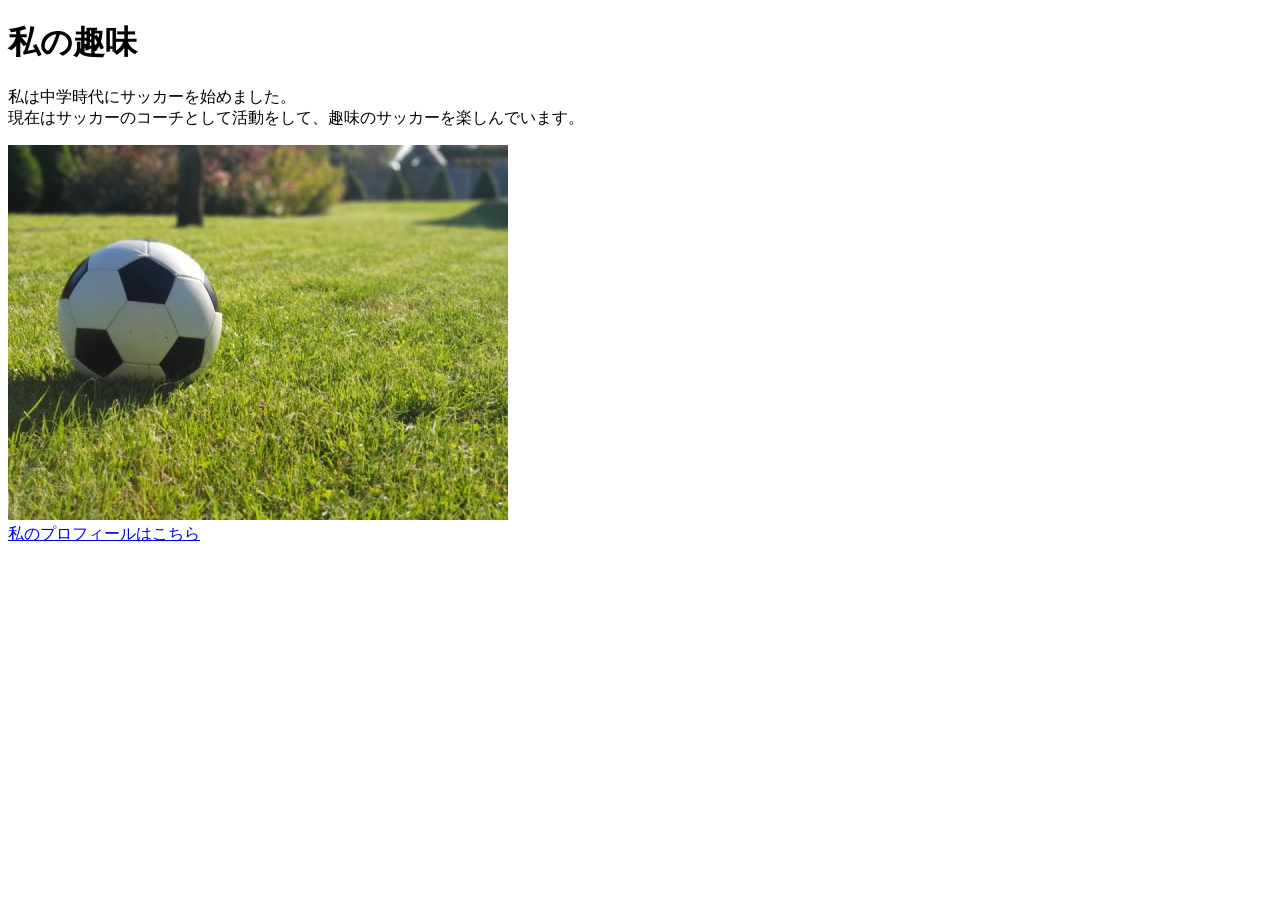
<file: kadai_005/html/kadai_005.html>
<!DOCTYPE html>
<html>
<head>
  <title>5章課題</title>
  <meta name="description" content="このページは5章の課題です。">
  <meta charset="UTF-8">
</head>
<body>
  <h1>私の趣味</h1>
  <p>私は中学時代にサッカーを始めました。<br>
    現在はサッカーのコーチとして活動をして、趣味のサッカーを楽しんでいます。
  </p>
  <img src="../images/sample.jpg" alt="サッカーボールの写真">
  <br>
  <a href="https://x.com/samuraijuku">私のプロフィールはこちら</a>
</body>
</html>
</file>
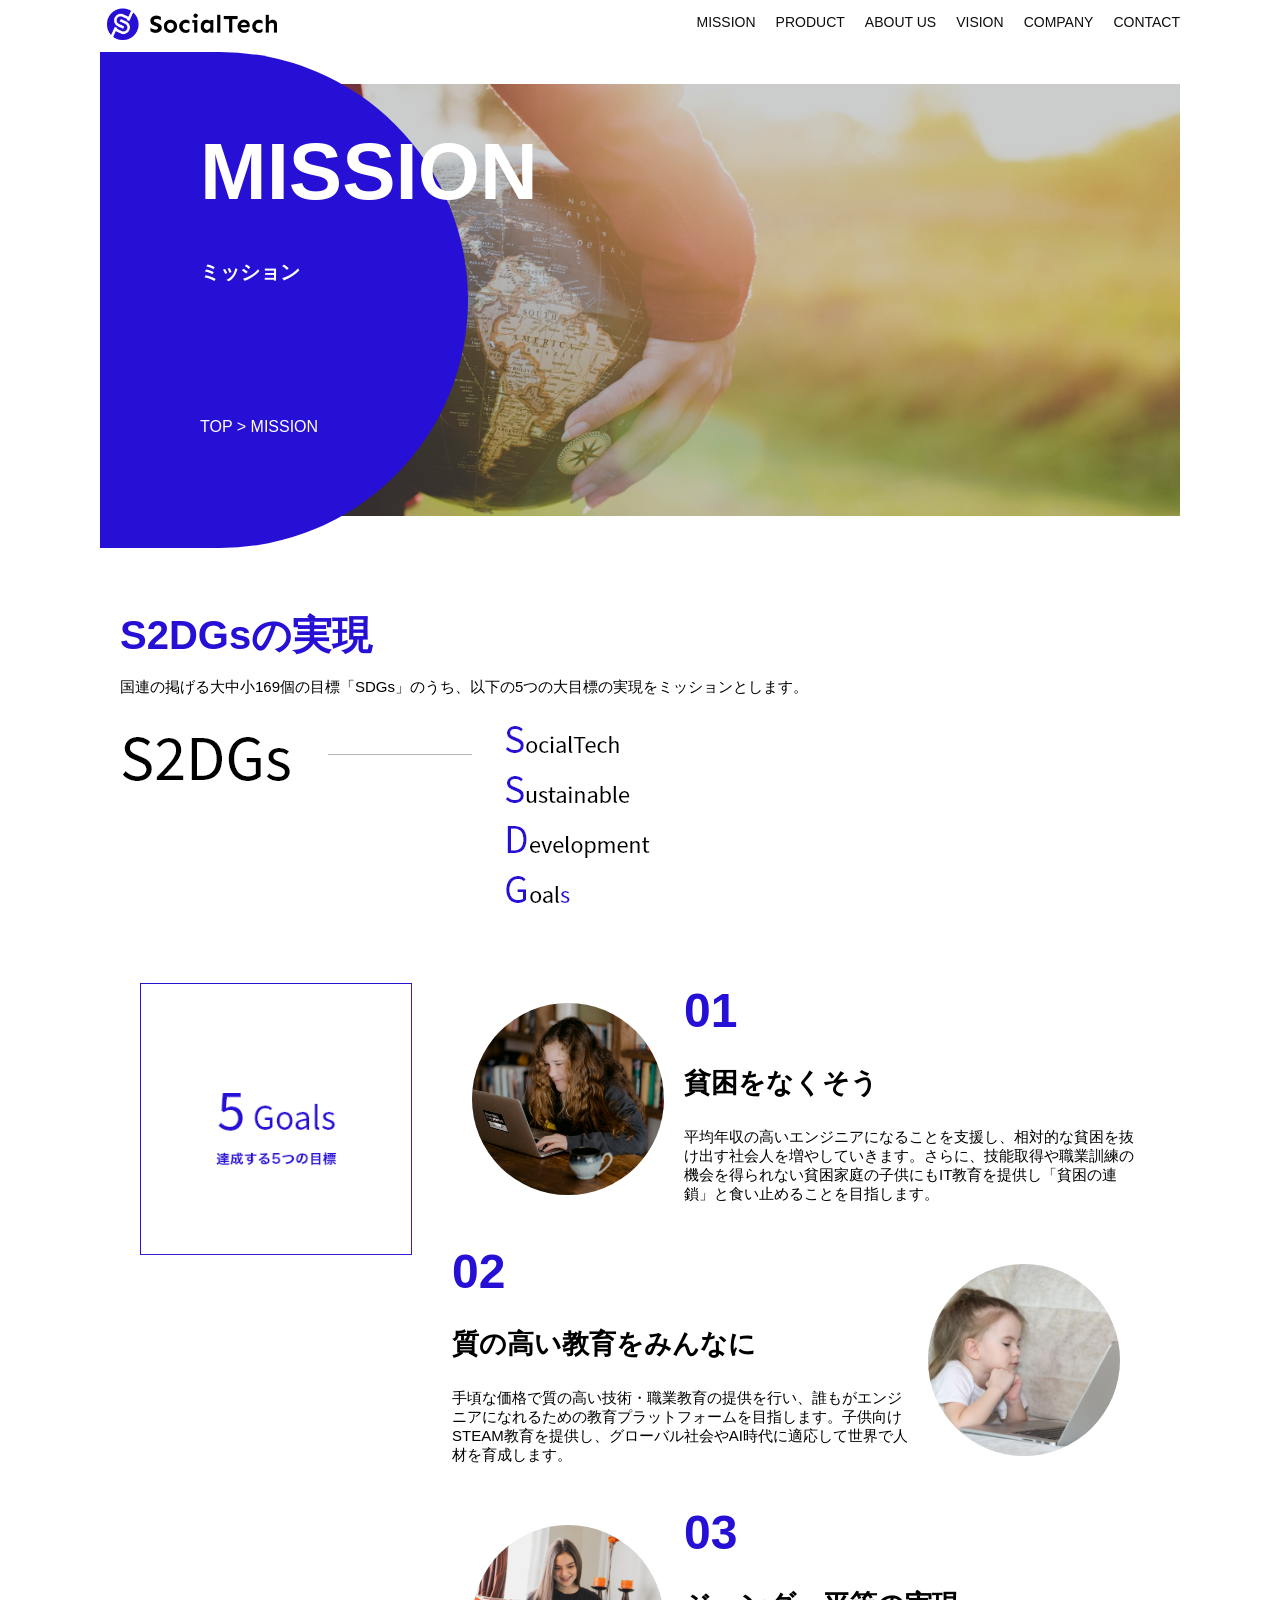
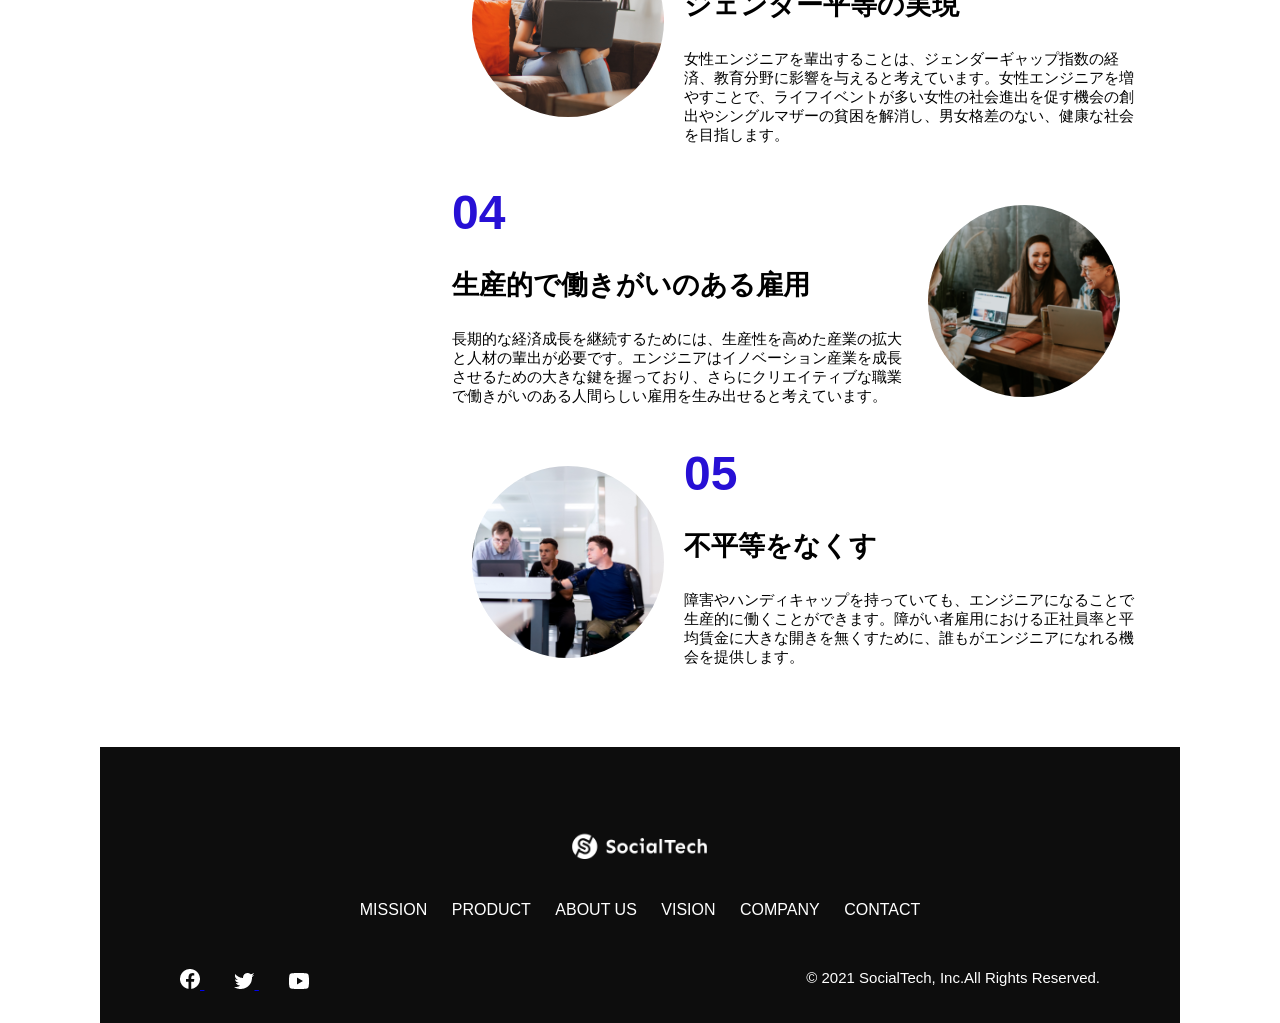
<file: kadai_tutorial_output/socialtech/mission.html>
<!DOCTYPE html>
<html lang="ja">
<head>
  <meta charset="UTF-8">
  <meta name="viewport" content="width=device-width, initial-scale=1.0">
  <meta name="description" content="SocialTechが目指す5つの目標(S2DGs)を紹介します">
  <link rel="stylesheet" href="css/style.css">
  <title>SocialTech - MISSION ミッション -</title>
</head>
<body>
  <!-- ヘッダー -->
    <header>
      <!-- ロゴ -->
       <a href="index.html" id="logo">
        <img src="images/logo.png" alt="トップページに戻る">
       </a>

       <!-- PC用ナビゲーション -->
        <nav id="nav-pc">
          <ul>
            <li><a href="mission.html">MISSION</a></li>
            <li><a href="product.html">PRODUCT</a></li>
            <li><a href="index.html#aboutus">ABOUT US</a></li>
            <li><a href="index.html#vision">VISION</a></li>
            <li><a href="index.html#company">COMPANY</a></li>
            <li><a href="index.html#contact">CONTACT</a></li>
          </ul>
        </nav>

        <!-- スマホ用ナビゲーション -->
         <button id="menu-sp" onclick="document.getElementById('nav-sp').style.display = 'block'">
          <img src="images/button-menu.png" alt="ナビゲーションを開く">
         </button>

         <!-- スマホ用ナビゲーション -->
          <div id="nav-sp">
            <button id="close" onclick="document.getElementById('nav-sp').style.display = 'none'">
              <img src="images/button-close.png" alt="ナビゲーションを閉じる">
            </button>

            <nav>
              <ul>
                <li><a id="logo-sp" href="index.html" onclick="document.getElementById('nav-sp').style.display = 'none'">
                  <img src="images/logo-sp.png" alt="トップページに戻る">
                </a></li>
                <li><a class="menu" href="mission.html" onclick="document.getElementById('nav-sp').style.display = 'none'">MISSION</a></li>
                <li><a class="menu" href="product.html" onclick="document.getElementById('nav-sp').style.display = 'none'">PRODUCT</a></li>
                <li><a class="menu" href="index.html#aboutus" onclick="document.getElementById('nav-sp').style.display = 'none'">ABOUT US</a></li>
                <li><a class="menu" href="index.html#vision" onclick="document.getElementById('nav-sp').style.display = 'none'">VISION</a></li>
                <li><a class="menu" href="index.html#company" onclick="document.getElementById('nav-sp').style.display = 'none'">COMPANY</a></li>
                <li><a class="menu" href="index.html#contact" onclick="document.getElementById('nav-sp').style.display = 'none'">CONTACT</a></li>
              </ul>
            </nav>
            <div id="sns">
              <a href="https://www.facebook.com/sejuku2013">
                <img src="images/button-facebook.png" alt="Facebookのリンク">
              </a>
              <a href="https://twitter.com/samuraijuku">
                <img src="images/button-twitter.png" alt="Twitterのリンク">
              </a>
              <a href="https://www.youtube.com/channel/UCCFOQO5aDK0xXam4cUQXT8g">
                <img src="images/button-youtube.png" alt="YouTubeのリンク">
              </a>
            </div>
          </div>
    </header>

    <main>
      <article>
        <section id="mission-main">
          <div class="mission-main-inner">
            <div id="mission-title">
              <h1>MISSION<br><span>ミッション</span></h1>
              <p>TOP > MISSION</p>
            </div>
          </div>
        </section>

        <section id="mission-s2dgs">
          <h2 class="mission-h2">S2DGsの実現</h2>
          <p>国連の掲げる大中小169個の目標「SDGs」のうち、以下の5つの大目標の実現をミッションとします。</p>
          <img src="images/mission/mission-s2dgs.png" alt="S2DGs">
        </section>

        <section id="mission-five-goals">
          <div class="five-goals-image">
            <img src="images/mission/mission-5goals.png" alt="5Goals">
          </div>
          <div class="five-goals-read">
            <div>
              <img class="fivegoals-image-left" src="images/mission/mission-5goals01.png" alt="PCを操作する女の子">
              <span class="fivegoals-number">01</span>
              <h3 class="fivegoals-h3">貧困をなくそう</h3>
              <p class="fivegoals-p">平均年収の高いエンジニアになることを支援し、相対的な貧困を抜け出す社会人を増やしていきます。さらに、技能取得や職業訓練の機会を得られない貧困家庭の子供にもIT教育を提供し「貧困の連鎖」と食い止めることを目指します。</p>
            </div>
            <div>
              <img class="fivegoals-image-right" src="images/mission/mission-5goals02.png" alt="PCを見つめる小さい女の子">
              <span class="fivegoals-number">02</span>
              <h3 class="fivegoals-h3">質の高い教育をみんなに</h3>
              <p class="fivegoals-p">手頃な価格で質の高い技術・職業教育の提供を行い、誰もがエンジニアになれるための教育プラットフォームを目指します。子供向けSTEAM教育を提供し、グローバル社会やAI時代に適応して世界で人材を育成します。</p>
            </div>
            <div>
              <img class="fivegoals-image-left" src="images/mission/mission-5goals03.png" alt="PCを操作する女性">
              <span class="fivegoals-number">03</span>
              <h3 class="fivegoals-h3">ジェンダー平等の実現</h3>
              <p class="fivegoals-p">女性エンジニアを輩出することは、ジェンダーギャップ指数の経済、教育分野に影響を与えると考えています。女性エンジニアを増やすことで、ライフイベントが多い女性の社会進出を促す機会の創出やシングルマザーの貧困を解消し、男女格差のない、健康な社会を目指します。</p>
            </div>
            <div>
              <img class="fivegoals-image-right" src="images/mission/mission-5goals04.png" alt="笑顔で話し合う3人の男女">
              <span class="fivegoals-number">04</span>
              <h3 class="fivegoals-h3">生産的で働きがいのある雇用</h3>
              <p class="fivegoals-p">長期的な経済成長を継続するためには、生産性を高めた産業の拡大と人材の輩出が必要です。エンジニアはイノベーション産業を成長させるための大きな鍵を握っており、さらにクリエイティブな職業で働きがいのある人間らしい雇用を生み出せると考えています。</p>
            </div>
            <div>
              <img class="fivegoals-image-left" src="images/mission/mission-5goals05.png" alt="障害を持つ男性が生き生きと働く様子">
              <span class="fivegoals-number">05</span>
              <h3 class="fivegoals-h3">不平等をなくす</h3>
              <p class="fivegoals-p">障害やハンディキャップを持っていても、エンジニアになることで生産的に働くことができます。障がい者雇用における正社員率と平均賃金に大きな開きを無くすために、誰もがエンジニアになれる機会を提供します。</p>
            </div>
          </div>
        </section>
      </article>
    </main>

    <footer>
      <div id="footer-logo">
        <img src="images/logo-sp.png" alt="SocialTech">
      </div>
      <div id="footer-link">
        <a href="mission.html">MISSION</a>
        <a href="product.html">PRODUCT</a>
        <a href="index.html#aboutus">ABOUT US</a>
        <a href="index.html#vision">VISION</a>
        <a href="index.html#company">COMPANY</a>
        <a href="index.html#contact">CONTACT</a>
      </div>
      <div id="sns-footer">
        <div class="sns-btns">
          <a href="https://facebook.com/sejuku2013">
            <img src="images/button-facebook.png" alt="Facebookのリンク">
          </a>
          <a href="https://twitter.com/samuraijuku">
            <img src="images/button-twitter.png" alt="Twitterのリンク">
          </a>
          <a href="https://www.youtube.com/channel/UCCFOQO5aDK0xXam4cUQXT8g" alt="YouTubeのリンク">
            <img src="images/button-youtube.png" alt="YouTubeのリンク">
          </a>
        </div>
        <p id="copyright">&copy; 2021 SocialTech, Inc.All Rights Reserved.</p>
      </div>
    </footer>
</body>
</html>
</file>
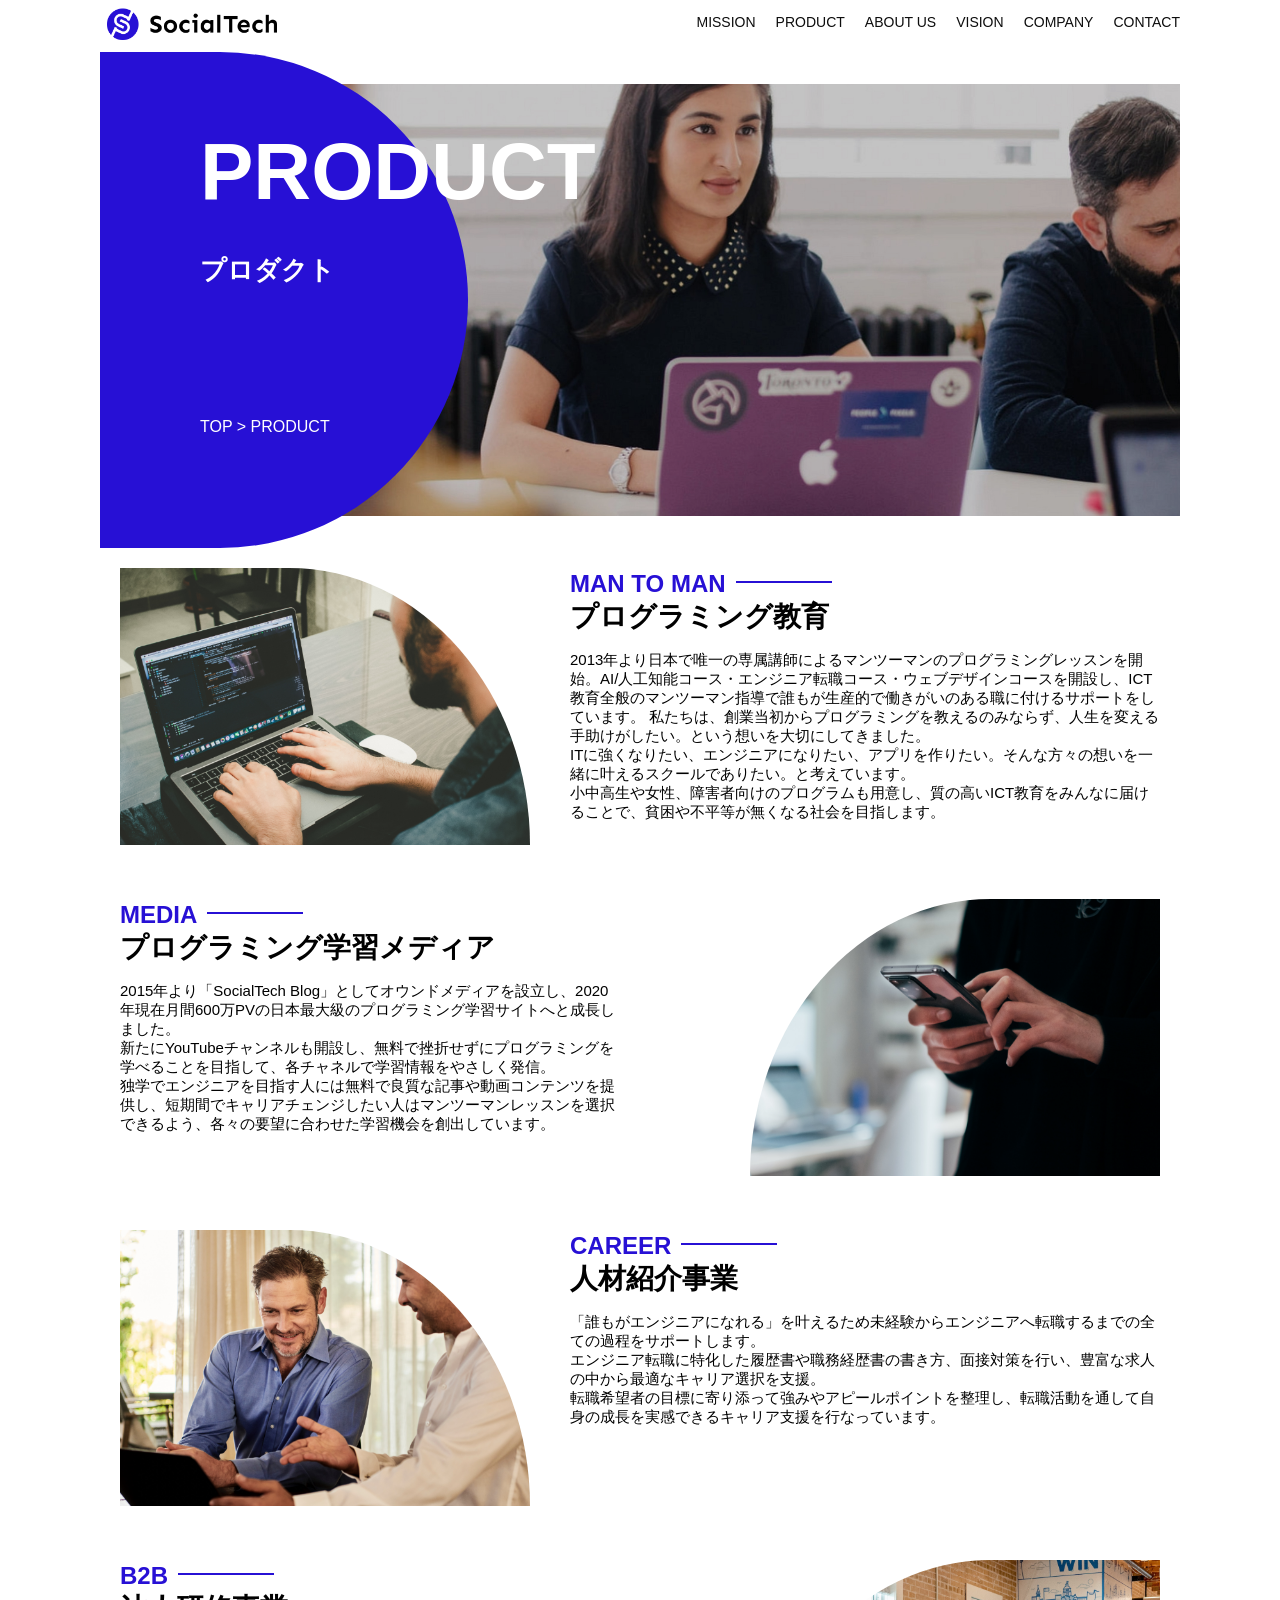
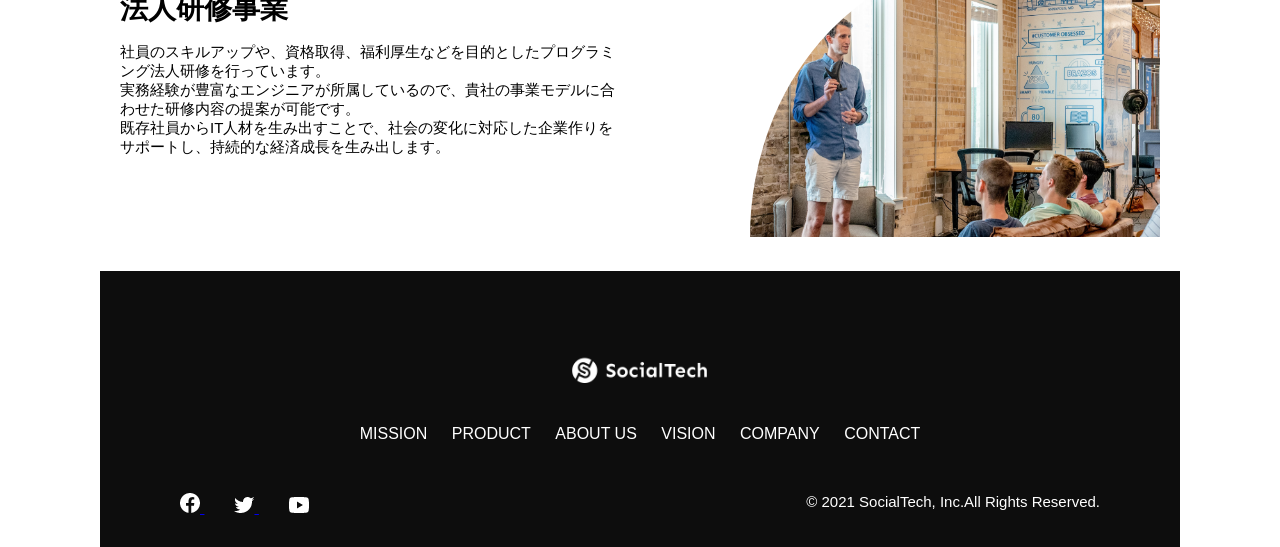
<file: kadai_tutorial_output/socialtech/product.html>
<!DOCTYPE html>
<html lang="ja">
<head>
  <meta charset="UTF-8">
  <meta name="viewport" content="width=device-width, initial-scale=1.0">
  <meta name="description" content="SocialTechの4つのプロダクトを紹介します">
  <link rel="stylesheet" href="css/style.css">
  <title>SocialTech -PRODUCT プロダクト-</title>
</head>
<body>
  <!-- ヘッダー -->
  <header>
    <!-- ロゴ -->
    <a href="index.html" id="logo">
      <img src="images/logo.png" alt="トップページに戻る">
    </a>

    <!-- PC用ナビゲーション -->
    <nav id="nav-pc">
      <ul>
        <li><a href="mission.html">MISSION</a></li>
        <li><a href="product.html">PRODUCT</a></li>
        <li><a href="index.html#aboutus">ABOUT US</a></li>
        <li><a href="index.html#vision">VISION</a></li>
        <li><a href="index.html#company">COMPANY</a></li>
        <li><a href="index.html#contact">CONTACT</a></li>
      </ul>
    </nav>

    <!-- スマホ用メニューボタン -->
    <button id="menu-sp" onclick="document.getElementById('nav-sp').style.display = 'block'">
      <img src="images/button-menu.png" alt="ナビゲーションを開く">
    </button>

    <!-- スマホ用ナビゲーション -->
    <div id="nav-sp">
      <button id="close" onclick="document.getElementById('nav-sp').style.display = 'none'">
        <img src="images/button-close.png" alt="ナビゲーションを閉じる">
      </button>

      <nav>
        <ul>
          <li>
            <a id="logo-sp" href="index.html" onclick="document.getElementById('nav-sp').style.display = 'none'">
              <img src="images/logo-sp.png" alt="トップページに戻る">
            </a>
          </li>
          <li><a class="menu" href="mission.html" onclick="document.getElementById('nav-sp').style.display = 'none'">MISSION</a></li>
          <li><a class="menu" href="product.html" onclick="document.getElementById('nav-sp').style.display = 'none'">PRODUCT</a></li>
          <li><a class="menu" href="index.html#aboutus" onclick="document.getElementById('nav-sp').style.display = 'none'">ABOUT US</a></li>
          <li><a class="menu" href="index.html#vision" onclick="document.getElementById('nav-sp').style.display = 'none'">VISION</a></li>
          <li><a class="menu" href="index.html#company" onclick="document.getElementById('nav-sp').style.display = 'none'">COMPANY</a></li>
          <li><a class="menu" href="index.html#contact" onclick="document.getElementById('nav-sp').style.display = 'none'">CONTACT</a></li>
        </ul>
      </nav>
      <div id="sns">
        <a href="https://www.facebook.com/sejuku2013">
          <img src="images/button-facebook.png" alt="Facebookのリンク">
        </a>
        <a href="https://twitter.com/samuraijuku">
          <img src="images/button-twitter.png" alt="Twitterのリンク">
        </a>
        <a href="https://www.youtube.com/channel/UCCFOQO5aDK0xXam4cUQXT8g">
          <img src="images/button-youtube.png" alt="YouTubeのリンク">
        </a>
      </div>
    </div>
  </header>

  <main>
    <article>
      <section id="product-main">
        <div class="product-main-inner">
          <div id="product-title">
            <h1>PRODUCT<br><span>プロダクト</span></h1>
            <p>TOP > PRODUCT</p>
          </div>
        </div>
      </section>

      <section class="product-section product-section-left">
        <div class="product-section-img">
          <img src="images/product/product-mantoman.png" alt="PCでコードを書く男性">
        </div>
        <div class="product-read">
          <h2 class="product-h2">MAN TO MAN</h2>
          <h3 class="product-h3">プログラミング教育</h3>
          <p>2013年より日本で唯一の専属講師によるマンツーマンのプログラミングレッスンを開始。AI/人工知能コース・エンジニア転職コース・ウェブデザインコースを開設し、ICT教育全般のマンツーマン指導で誰もが生産的で働きがいのある職に付けるサポートをしています。 私たちは、創業当初からプログラミングを教えるのみならず、人生を変える手助けがしたい。という想いを大切にしてきました。<br>ITに強くなりたい、エンジニアになりたい、アプリを作りたい。そんな方々の想いを一緒に叶えるスクールでありたい。と考えています。<br>小中高生や女性、障害者向けのプログラムも用意し、質の高いICT教育をみんなに届けることで、貧困や不平等が無くなる社会を目指します。</p>
        </div>
      </section>
 
      <section class="product-section product-section-right">
        <div class="product-read">
          <h2 class="product-h2">MEDIA</h2>
          <h3 class="product-h3">プログラミング学習メディア</h3>
          <p>2015年より「SocialTech Blog」としてオウンドメディアを設立し、2020年現在月間600万PVの日本最大級のプログラミング学習サイトへと成長しました。<br>新たにYouTubeチャンネルも開設し、無料で挫折せずにプログラミングを学べることを目指して、各チャネルで学習情報をやさしく発信。<br>独学でエンジニアを目指す人には無料で良質な記事や動画コンテンツを提供し、短期間でキャリアチェンジしたい人はマンツーマンレッスンを選択できるよう、各々の要望に合わせた学習機会を創出しています。</p>
        </div>
        <div class="product-section-img">
          <img src="images/product/product-media.png" alt="スマートフォンを操作する人">
        </div>
      </section>
 
      <section class="product-section product-section-left">
        <div class="product-section-img">
          <img src="images/product/product-career.png" alt="笑顔で話し合う2人の男性">
        </div>
        <div class="product-read">
          <h2 class="product-h2">CAREER</h2>
          <h3 class="product-h3">人材紹介事業</h3>
          <p>「誰もがエンジニアになれる」を叶えるため未経験からエンジニアへ転職するまでの全ての過程をサポートします。<br>エンジニア転職に特化した履歴書や職務経歴書の書き方、面接対策を行い、豊富な求人の中から最適なキャリア選択を支援。<br>転職希望者の目標に寄り添って強みやアピールポイントを整理し、転職活動を通して自身の成長を実感できるキャリア支援を行なっています。<br></p>
        </div>
      </section>
 
      <section class="product-section product-section-right">
        <div class="product-read">
          <h2 class="product-h2">B2B</h2>
          <h3 class="product-h3">法人研修事業</h3>
          <p>社員のスキルアップや、資格取得、福利厚生などを目的としたプログラミング法人研修を行っています。<br>実務経験が豊富なエンジニアが所属しているので、貴社の事業モデルに合わせた研修内容の提案が可能です。<br>既存社員からIT人材を生み出すことで、社会の変化に対応した企業作りをサポートし、持続的な経済成長を生み出します。</p>
        </div>
        <div class="product-section-img">
          <img src="images/product/product-b2b.png" alt="講演中の男性とそれを聴く人々">
        </div>
      </section>
    </article>
  </main>

   <footer>
    <div id="footer-logo">
      <img src="images/logo-sp.png" alt="SocialTech">
    </div>
    <div id="footer-link">
      <a href="mission.html">MISSION</a>
      <a href="product.html">PRODUCT</a>
      <a href="index.html#aboutus">ABOUT US</a>
      <a href="index.html#vision">VISION</a>
      <a href="index.html#company">COMPANY</a>
      <a href="index.html#contact">CONTACT</a>
    </div>
    <div id="sns-footer">
      <div class="sns-btns">
        <a href="https://www.facebook.com/sejuku2013">
          <img src="images/button-facebook.png" alt="Facebookのリンク">
        </a>
        <a href="https://twitter.com/samuraijuku">
          <img src="images/button-twitter.png" alt="Twitterのリンク">
        </a>
        <a href="https://www.youtube.com/channel/UCCFOQO5aDK0xXam4cUQXT8g">
          <img src="images/button-youtube.png" alt="YouTubeのリンク">
        </a>
      </div>
      <p id="copyright">&copy; 2021 SocialTech, Inc.All Rights Reserved.</p>
    </div>
   </footer>
</body>
</html>
</file>
<file: kadai_013/style.css>
/* PC、スマホ共通スタイル */
body {
  font-family: "Source Sans Pro", "Hiragino Kaku Gothic ProN", Meiryo, Arial,
    sans-serif;
}

p {
  font-size: 15px;
}

#main-visual>img {
  width: 100%;
}

/*================
PC用のスタイル
=================*/
@media screen and (min-width: 768px) {
  /* 横幅設定 */
  body {
    max-width: 1080px;
    min-width: 960px;
    margin: 0 auto 0 auto;
  }

  /* ヘッダー */
  header {
    display: flex;
    justify-content: space-between;
  }

  /* ナビゲーションのレイアウト */
  #nav-pc {
    text-align: right;
    font-size: 14px;
    padding-top: 15px;
  }

  /* ナビゲーションのリンクの装飾設定 */
  #nav-pc > a {
    text-decoration: none;
    margin-left: 20px;
  }

  #nav-pc > a:link {
    color: #0d0d0d;
  }

  #nav-pc > a:visited {
    color: #0d0d0d;
  }

  #nav-pc > a:hover {
    color: #0d0d0d;
    text-decoration: underline;
  }

  #nav-pc > a:active {
    color: #0d0d0d;
  }

  #menu-sp {
    display: none;
  }

  #nav-sp {
    display: none;
  }
}

/*==================
スマホ用のスタイル
==================*/
@media screen and (max-width: 767px){
  body {
    min-width: 375px;
    margin: 0;
  }

  /*PCのナビゲーションを非表示*/
  #nav-pc {
    display: none;
  }

  /*ハンバーガーメニュー*/
  #menu-sp {
    float: right;
    padding: 0;
  }

  /*スマホ用ナビゲーション*/
  #nav-sp {
    background-color: #ce933c;
    position: absolute;
    left: 0;
    top: 0;
    height: 100%;
    width: 100%;
    display: none;
    z-index: 100;
  }

  #nav-sp ul {
    padding-left: 0;
  }

  #nav-sp li {
    list-style: none;
  }

  /* ×ボタン */
  #close {
    position: absolute;
    top: 20px;
    right: 20px;
  }

  /* ナビゲーションメニュー用ロゴ */
  #logo-sp {
    margin: 80px 0 30px 20px;
  }

  #nav-sp a {
    display: block;
  }

  #nav-sp a:link {
    color: #ffffff;
  }

  #nav-sp a:visited {
    color: #ffffff;
  }

  #nav-sp a:hover {
    color: #ffffff;
    text-decoration: underline;
  }

  #nav-sp a:active {
    color: #ffffff;
  }

  #nav-sp .menu {
    text-decoration: none;
    display: block;
    margin: 0 20px;
    height: 44px;
    font-size: 16px;
    background-image: url("images/arrow.png");
    background-repeat: no-repeat;
    background-position: right top;
  }
}
</file>
<file: kadai_tutorial_output/socialtech/css/style.css>
/* PC、スマホ共通のスタイル */
* {
  box-sizing: border-box;
}

p {
  font-size: 15px;
}

body {
  font-family: "Source Sans Pro", "Hiragino Kaku Gothic ProN", Meiryo, Arial, sans-serif;
  max-width: 1080px;
  margin: 0 auto;
}

/* ヘッダー */
header {
  display: flex;
  justify-content: space-between;
}

#nav-pc {
  font-size: 14px;
}

#nav-pc ul {
  display: flex;
  padding-left: 0;
}

#nav-pc li {
  list-style: none;
}

/* ナビゲーションのリンクの装飾 */
#nav-pc a {
  text-decoration: none;
  margin-left: 20px;
  color: #0d0d0d;
}

#nav-pc a:hover {
  text-decoration: underline;
}

/* スマホ用ナビを非表示 */
#nav-sp,
#menu-sp {
  display: none;
}

/* メインビジュアル */
#main-visual {
  position: relative;
  height: 400px;
}

#main-message {
  position: absolute;
  top: 0;
  left: 0;
  background-color: #2710d5;
  color: #ffffff;
  border-radius: 0 0 476px 0;
  max-width: 620px;
  height: 100%;
  width: 100%;
  z-index: 11;
}

#main-message h1 {
  font-size: 60px;
  margin: 100px 0 0 50px;
}

#main-message p {
  font-size: 28px;
  margin: 0 0 0 50px;
}

#main-visual img {
  max-width: 620px;
  border-radius: 476px 0 0 0;
  position: absolute;
  top: 0;
  right: 0;
  z-index: 10;
}

/* 見出し */
h2 {
  margin: 40px 0 0 0;
}

h2::after {
  content: url("../images/line.png");
  margin-left: 10px;
}

h3 {
  font-size: 27px;
}

#mission {
  margin: 80px auto;
}

#mission-flex {
  display: flex;
}

#mission-flex div {
  width: 50%;
  margin: 20px;
}

#mission-photo {
  width: 100%;
}

#s2dgs {
  margin-top: 50px;
  width: 100%;
}

/* プロダクト */
#product {
  background-color: #fafafa;
  margin: 80px 0;
  padding: 10px 40px 0px 40px;
}

/* 外枠 */
#product .product-flex {
  margin-top: 40px;
  display: flex;
}

/* 左のカラム */
#product-left {
  width: 50%;
  margin-right: 20px;
}

/* 右のカラム */
#product-right {
  width: 50%;
  margin-left: 20px;
  margin-top: 80px;
}

/* 画像＋説明の枠 */
#product-left > div {
  position: relative;
  height: 480px;
  margin-right: 20px;
}

#product-right > div {
  position: relative;
  height: 480px;
  margin-left: 20px;
}

/* 画像 */
.product-photo {
  width: 100%;
}

/* 説明文の枠 */
.product-explain {
  background-color: #ffffff;
  position: absolute;
  left: 0;
  bottom: 50px;
  margin: 0 40px;
  padding: 20px;
  box-shadow: 5px 5px 10px rgba(0, 0, 0, 0.05);
}

/* 説明文の英語 */
.product-explain > span {
  color: #2710d5;
  font-weight: bold;
  font-size: 16px;
  margin: 0;
}

/* 説明文の見出し */
.product-explain > h3 {
  margin: 5px 0;
}

/* 説明文 */
.product-explain > p {
  font-size: 14px;
  margin: 0;
}

/* もっと見るボタン */
#product-more {
  text-align: center;
}

#product-more a {
  position: relative;
  bottom: -42px;
}

/* ABOUT US */
#aboutus {
  margin: 80px auto;
}

/* 3つの組織文化と画像を入れる枠 */
#aboutus > div {
  display: flex;
}

/* 画像 */
.culture-img {
  width: 50%;
  align-self: flex-start;
}

.culture-img2 {
  margin-top: 50px;
  width: 100%;
}

/* 3つの組織文化の表 */
.culture-table {
  margin-right: 50px;
}

/* 番号 */
.culture-num {
  font-size: 80px;
  color: #2710d5;
  padding: 0 20px 0 0;
}

/* 見出し */
.culture-table th {
  text-align: left;
  font-size: 28px;
  font-weight: bold;
}

/* 組織文化英語 */
.culture-en {
  color: #2710d5;
  font-size: 24px;
}

/* 説明文 */
.culture-description {
  margin: 0;
}

/* ビジョン */
#vision {
  margin: 80px auto;
}

/* セクション内の外枠 */
#vision > div {
  display: flex;
  justify-content: space-between;
  flex-wrap: wrap;
}

/* 7つの行動指針の枠 */
.vision-box {
  width: 300px;
  height: 300px;
  margin-bottom: 30px;
  position: relative;
}

.vision-box > img {
  width: 100%;
  position: relative;
  z-index: 30px;
}

.vision-box > div {
  position: absolute;
  top: 0;
  left: 0;
  z-index: 31;
  margin-right: 20px;
}

.vision-box > div > h4 {
  color: #2710d5;
  font-size: 19px;
  margin: 80px 0 0 0;
}

.vision-box > div > h4::first-letter {
  font-size: 40px;
}

.vision-box > div > h5 {
  font-size: 20px;
  margin: 0;
}

.vision-box > div > p {
  margin: 10px 0 0 0;
}

/* 会社概要 */
#company {
  margin: 80px auto;
}

#company-table {
  width: 100%;
}

.tableheader {
  text-align: left;
  padding: 20px;
  border-bottom-color: #2710d5;
  border-bottom-width: 1px;
  border-bottom-style: solid;
  width: 100px;
}

.tableheader-first {
  border-top-color: #2710d5;
  border-top-width: 1px;
  border-top-style: solid;
}

.cell {
  padding: 30px;
  border-bottom-color: #ececec;
  border-bottom-width: 1px;
  border-bottom-style: solid;
}

.cell-first {
  border-top-color: #ececec;
  border-top-width: 1px;
  border-top-style: solid;
}

#company > iframe {
  width: 100%;
  height: 368px;
  margin-top: 40px;
}

/* お問い合わせ */
#contact {
  margin: 80px auto;
}

/* 外枠 */
#contact > form > div {
  display: flex;
  flex-direction: row;
  flex-wrap: wrap;
  padding-bottom: 30px;
}

/* 左列の見出し */
.contact-heading {
  width: 240px;
  align-self: center;
}

/* 見出しのラベル */
.contact-label {
  font-weight: bold;
}

/* 必須 */
.contact-span {
  color: #ce2222;
  margin: 0 0 0 20px;
  font-weight: bold;
}

/* テキストボックス */
.contact-textbox {
  border-top: 0px;
  border-left: 0px;
  border-right: 0px;
  border-bottom-width: 1px;
  border-bottom-color: #707070;
  border-style: solid;
  background-color: #fafafa;
  width: 400px;
  height: 56px;
}

/* お問い合わせ内容のテキストエリア */
.contact-textarea {
  border-top: 0px;
  border-left: 0px;
  border-right: 0px;
  border-bottom-width: 1px;
  border-bottom-color: #707070;
  background-color: #fafafa;
  width: 400px;
  height: 200px;
}

/* 個人情報の取り扱い */
#contact dt {
  font-weight: bold;
}

#contact dd {
  margin: 0 0 16px 0;
}

#contact dd p {
  margin: 0;
}

#contact dd ul {
  padding-left: 0;
}

#contact dd li {
  margin-bottom: 0;
  list-style: none;
}

/* フッター */
footer {
  background-color: #0d0d0d;
  text-align: center;
  padding: 80px 80px 30px 80px;
}

#footer-logo {
  margin-bottom: 30px;
}

#footer-link {
  margin-bottom: 50px;
}

#footer-link > a {
  text-decoration: none;
  margin: 10px;
  color: #ffffff;
}

#footer-link > a:hover {
  text-decoration: underline;
}

#sns-footer {
  display: flex;
  justify-content: space-between;
  text-align: left;
}

#sns-footer a {
  margin-right: 30px;
}

#copyright {
  color: #ffffff;
  margin: 0;
}

/* mission.html用スタイル */
/* ミッションのメインビジュアル */
.mission-main-inner {
  background-image: url("../images/mission/mission-main.png");
  background-repeat: no-repeat;
  background-position-y: center;
}

#mission-title {
  background-color: #2710d5;
  width: 368px;
  color: #ffffff;
  height: 496px;
  border-radius: 0 248px 248px 0;
  position: relative;
}

#mission-title h1 {
  position: absolute;
  top: 0;
  left: 100px;
  font-size: 80px;
  line-height: 1;
}

#mission-title h1 span {
  font-size: 20px;
}

#mission-title > p {
  position: absolute;
  top: 350px;
  left: 100px;
  font-size: 16px;
}

/* ミッションページ S2DGsの設定 */
#mission-s2dgs {
  padding: 20px;
}

.mission-h2 {
  color: #2710d5;
  font-size: 40px;
}

.mission-h2::after {
  content: none;
}

/* ミッションページ 5つのゴールの設定 */
#mission-five-goals {
  padding: 20px;
  display: flex;
}

#mission-five-goals .five-goals-image {
  width: 30%;
  padding: 20px;
}

#mission-five-goals .five-goals-image img {
  width: 100%;
}

#mission-five-goals .five-goals-read {
  width: 70%;
  padding: 20px;
}

#mission-five-goals .five-goals-read > div {
  margin-bottom: 40px;
}

.fivegoals-image-right {
  float: right;
  margin: 20px;
}

.fivegoals-image-left {
  float: left;
  margin: 20px;
}

.fivegoals-number {
  color: #2710d5;
  font-size: 48px;
  font-weight: bold;
  margin: 0;
}

.five-goals-h3 {
  font-size: 28px;
  margin: 0;
}

.fivegoals-p {
  margin: 0;
}

/* プロダクトページ */
.product-main-inner {
  background-image: url("../images/product/product-main.png");
  background-repeat: no-repeat;
  background-position-y: center;
}

#product-title {
  background-color: #2710d5;
  width: 368px;
  color: #ffffff;
  height: 496px;
  border-radius: 0 248px 248px 0;
  position: relative;
}

#product-title h1 {
  position: absolute;
  top: 0;
  left: 100px;
  font-size: 80px;
  line-height: 1;
}

#product-title h1 span {
  font-size: 26px;
}

#product-title > p {
  position: absolute;
  top: 350px;
  left: 100px;
  font-size: 16px;
}

/* セクション */
.product-section {
  display: flex;
  padding: 20px 20px 0;
}

.product-section 
.product-section-img {
  width: 450px;
}

/* 左が画像のセクション */
.product-section-left
.product-section-img img {
  width: 100%;
  padding: 0 40px 30px 0;
  border-radius: 0 432px 0 0;
}

.product-section-left
.product-read {
  width: 50%;
  flex-grow:1;
}

.product-section-left
.product-read p {
  margin-bottom: 0;
}

/* 右が画像のセクション */
.product-section-right{
  justify-content: space-between;
}

.product-section-right
.product-section-img img {
  width: 100%;
  padding: 0 0 30px 40px;
  border-radius: 432px 0 0 0;
}

.product-section-right
.product-read {
  width: 500px;
}

.product-h2 {
  color: #2710d5;
  font-size: 24px;
  margin: 0;
}

.product-h3 {
  font-size: 28px;
  margin: 0;
}

/*======================
 スマートフォン用のスタイル
=======================*/

/* 画面幅が767px以下のとき */
@media screen and (max-width: 767px) {
  /* スマートフォン用のスタイルを指定する */
  /* PC用ナビゲーション非表示 */
  #nav-pc {
    display: none;
  }

  /* ハンバーガーメニュー */
  #menu-sp {
    display: block;
    background-color: transparent;
    float: right;
    padding: 0;
    border: none;
  }

  /* スマホ用ナビゲーションの表示切替 */
  /* 初期状態、レイアウトと非表示設定 */
  #nav-sp {
    background-color: #2710d5;
    position: fixed;
    left: 0;
    top: 0;
    height: 100%;
    width: 100%;
    display: none;
    z-index: 100;
  }

  /* ×ボタン */
  #close {
    position: absolute;
    top: 20px;
    right: 20px;
    background-color: transparent;
    border: none;
  }

  #nav-sp nav ul {
    padding-left: 0;
  }

  #nav-sp nav li {
    list-style: none;
  }

  /* ナビゲーションメニュー用ロゴ */
  #logo-sp {
    margin: 80px 0 30px 20px;
  }

  /* ナビゲーションのリンクの装飾設定 */
  #nav-sp nav a {
    display: block;
    color: #ffffff;
  }

  #nav-sp nav a:hover {
    text-decoration: underline;
  }

  #nav-sp .menu {
    text-decoration: none;
    margin: 0 20px;
    height: 44px;
    font-size: 16px;
    background-image: url("../images/arrow.png");
    background-repeat: no-repeat;
    background-position: right top;
  }

  #sns {
    position: absolute;
    bottom: 20px;
    left: 20px;
  }

  #sns > a {
    margin-right: 30px;
  }

  /* メインビジュアル */
  #main-visual {
    position: relative;
    height: 470px;
  }

  #main-visual > div {
    text-align: center;
    height: 280px;
  }

  #main-visual h1 {
    font-size: 28px;
    margin: 90px 0 0 0;
  }

  #main-visual > div > p {
    margin: 0;
    font-size: 15px;
  }

  #main-visual > img {
    width: 100%;
    border-radius: 476px 0 0 0;
    top: auto;
    bottom: 0;
  }

  /* 見出し */
  h2 {
    margin: 15px 0 15px 0;
  }

  h3 {
    font-size: 24px;
    margin: 10px 0 0 0;
  }

  /* ミッション */
  #mission {
    margin: 20px 0 20px 0;
    padding: 0 20px 0 20px;
  }

  #mission-flex {
    flex-direction: column;
  }

  #mission-flex > div {
    width: 100%;
    margin: 0;
  }

  /* プロダクト */
  #product {
    margin: 0;
    padding: 10px 20px 0 20px;
  }

  /* 外枠 */
  #product .product-flex {
    flex-direction: column;
    margin-top: 0;
  }

  /* 左右のカラム スマホは縦並び */
  #product-left,
  #product-right {
    width: 100%;
    margin: 0;
  }

  /* 画像+説明の枠 */
  .product-explain {
    position: relative;
    margin: 0;
  }

  .product-explain > h3 {
    margin: 10px 0 10px 0;
    font-size: 24px;
  }

  /* もっと見るボタン */
  #product-more {
    text-align: left;
  }

  /* ABOUT US */
  #aboutus {
    margin: 80px 20px 80px 20px;
  }

  #aboutus > div {
    flex-direction: column;
  }

  .culture-table th {
    font-size: 16px;
  }

  .culture-table {
    margin-right: 0;
    padding-right: 20px;
    order: 2;
  }

  .culture-img {
    width: 100%;
    order: 1;
  }

  .culture-img2 {
    margin-top: 0;
  }

  .culture-num {
    padding: 0;
  }

  .culture-description {
    margin: 0;
  }

  /* ビジョン */
  #vision {
    margin: 80px 20px 80px 20px;
  }

  .vision-box > img {
    position: absolute;
    top: 0;
    left: 0;
  }

  .vision-box > div > h4 {
    margin: 60px 0 0 0;
  }

  /* 会社概要 */
  #company {
    margin: 0 20px 0 20px;
  }

  #company > h3 {
    margin-bottom: 20px;
  }

  .tableheader {
    width: 50px;
  }

  .cell {
    padding: 20px;
  }

  #company > iframe {
    height: 240px;
  }

  /* お問い合わせ */
  #contact {
    margin: 80px 20px 80px 20px;
  }

  #contact > h3 {
    margin-bottom: 20px;
  }

  #contact > form > div {
    flex-direction: column;
    margin-bottom: 20px;
  }

  .contact-heading {
    align-self: auto;
    margin-bottom: 20px;
  }

  .contact-textbox {
    min-width: 300px;
    width: 100%;
  }

  .contact-textarea {
    height: 150px;
    width: 100%;
  }

  .radiobutton {
    margin-bottom: 20px;
  }

  /* フッター */
  footer {
    padding: 30px 20px 50px 20px;
    text-align: left;
  }

  #footer-link > a {
    margin: 0 20px 30px 0;
    display: block;
    background-image: url("../images/arrow.png");
    background-repeat: no-repeat;
    background-position: right top;
  }

  #footer-link > a:hover {
    text-decoration: underline;
  }

  #sns-footer {
    flex-direction: column;
    justify-content: flex-start;
  }

  #copyright {
    font-size: 12px;
    margin-top: 30px;
  }

  /* mission.html用スタイル */
  /* ミッションのメインビジュアル */
  #mission-main {
    height: 256px;
    margin-top: 4%;
    position: relative;
  }

  .mission-main-inner {
    height: 80%;
    background-size: cover;
  }

  #mission-title {
    width: 136px;
    height: 256px;
    position: absolute;
    top: -10%;
  }

  #mission-title h1 {
    left: 20px;
    font-size: 40px;
  }

  #mission-title h1 span {
    font-size: 18px;
  }

  #mission-title > p {
    top: 180px;
    left: 20px;
    font-size: 13px;
  }

  /* ミッションページ S2DGSの設定 */
  .mission-h2 {
    font-size: 38px;
    margin: 0px;
  }

  .mission-h2::after {
    content: none;
  }

  #mission-s2dgs > img {
    width: 100%;
  }

  /* ミッションページ 5つのゴールの設定 */
  #mission-five-goals {
    flex-direction: column;
  }

  #mission-five-goals > div {
    padding: 0;
  }

  #mission-five-goals .five-goals-image,
  #mission-five-goals .five-goals-read {
    width: 100%;
    padding: 0;
  }

  #mission-five-goals .five-goals-read > div {
    display: flex;
    flex-direction: column;
  }

  .fivegoals-image-right,
  .fivegoals-image-left {
    align-self: center;
  }

  /* プロダクトページ */
  #product-main {
    height:256px;
    margin-top:4%;
    position: relative;
  }

  .product-main-inner {
    height: 80%;
    background-size: cover;
  }

  #product-title {
    width: 136px;
    height: 256px;
    position: absolute;
    top: -10%;
  }

  #product-title h1 {
    left: 20px;
    font-size: 40px;
  }

  #product-title h1 span {
    font-size: 18px;
  }

  #product-title > p {
    top: 180px;
    left: 20px;
    font-size: 13px;
  }

  /* プロダクトページ セクション */
  .product-section {
    flex-direction: column;
  }

  .product-section
  .product-section-img {
    width: 100%;
  }

  .product-section
  .product-section-img img {
    width: 100%;
    padding: 0;
  }

  /* セクション 左が画像のセクション */

  .product-section-left
  .product-section-img img {
    border-radius: 0 300px 0 0;
  }

  .product-section-left 
  .product-read {
    width: 100%;
    flex-grow: 1;
  }

  /* セクション 右が画像のセクション */
  .product-section-right
  .product-section-img img {
    order: 1;
    border-radius: 300px 0 0 0;
  }

  .product-section-right
  .product-read {
    order: 2;
    width: 100%;
  }

}
</file>
<file: kadai_015/style.css>
@charset "UTF-8";

html {
  font-size: 20px;
}

body {
  font-family: 'Arial', 'Meiryo', sans-serif;
  text-align: center;
}

h1 {
  font-family: 'Josefin Sans', sans-serif;
  font-size: 2rem;
  letter-spacing: 1.2em;
  text-shadow: 2px 2px 3px black;
  border-bottom: solid 3px rgb(115, 115, 114);
}

span.blue,
h2.blue {
  color: skyblue;
}

span.pink,
h2.pink {
  color: rgb(255, 192, 203);
}

#basic p{
  font-weight: bold;
}
</file>
<file: kadai_018/style.css>
#top {
  width: 800px;
  background-color: #dcc9f4;
  margin: 20px auto;
  text-align: center;
}

.top-child {
  width: 20%;
  background-color: #ffd9df;
  display: inline-block;
}

#middle {
  width: 800px;
  height: 800px;
  margin: 20px auto;
  background-color: #ffd9df;
  position: relative;
}

#middle-child01,
#middle-child02,
#middle-child03 {
  width: 200px;
  height: 200px;
  background-color: #87ceeb;
}

#middle-child01 {
  position: absolute;
  top: 100px;
  left: 100px;
}

#middle-child02 {
  position: absolute;
  top: 300px;
  left: 300px;
}

#middle-child03 {
  position: absolute;
  top: 500px;
  left: 500px;
}

#bottom {
  width: 800px;
  height: 300px;
  margin: 0 auto;
  background-color: #87ceeb;
}

#bottom-child01,
#bottom-child02,
#bottom-child03 {
  width: 400px;
  height: 100px;
  background-color: #e5dcf0;
}

#bottom-child02 {
  position: relative;
  left: 200px;
}

#bottom-child03 {
  position: relative;
  left: 400px;
}
</file>
<file: kadai_022/style.css>
/* common */
h1, p, body {
  margin: 0;
}

p, a {
  font-size: 20px;
}

/* header */
header {
  margin-bottom: 20px;
  background-color: rgb(244, 79, 79);
  text-align: center;
}

h1 {
  color: rgb(255, 255, 255);
}

/* main */
main {
  margin: 10px;
}

#parent {
  display: flex;
  justify-content: space-between;
}

.contents {
  border: 3px rgb(238, 204, 204) solid;
  flex-basis: 25%;
  padding: 10px 15px;
  margin: 20px 0;
  text-align: center;
}

h2 {
  font-size: 25px;
  border-bottom: 3px rgb(236, 122, 122) dotted;
}

h2::before {
  content:"●";
  color: rgb(239, 111, 139);
}

.contents p:nth-of-type(2)::first-letter {
  font-weight: bold;
  color: rgb(97, 206, 249);
}

.contents img {
  margin: 10px 0;
  width: 70%;
}

/* footer */
footer {
  background-color: rgb(244, 79, 79);
  text-align: center;
}

a {
  color: rgb(255, 255, 255);
}

a:visited {
  color: rgb(193, 234, 251);
}

a:hover {
  color:rgb(245, 178, 168);
}

@media screen and (max-width: 768px) {
  h2 {
    font-size: 30px;
  }

  p {
    font-size: 25px;
  }

  #parent {
    flex-direction: column;
  }
}
</file>
